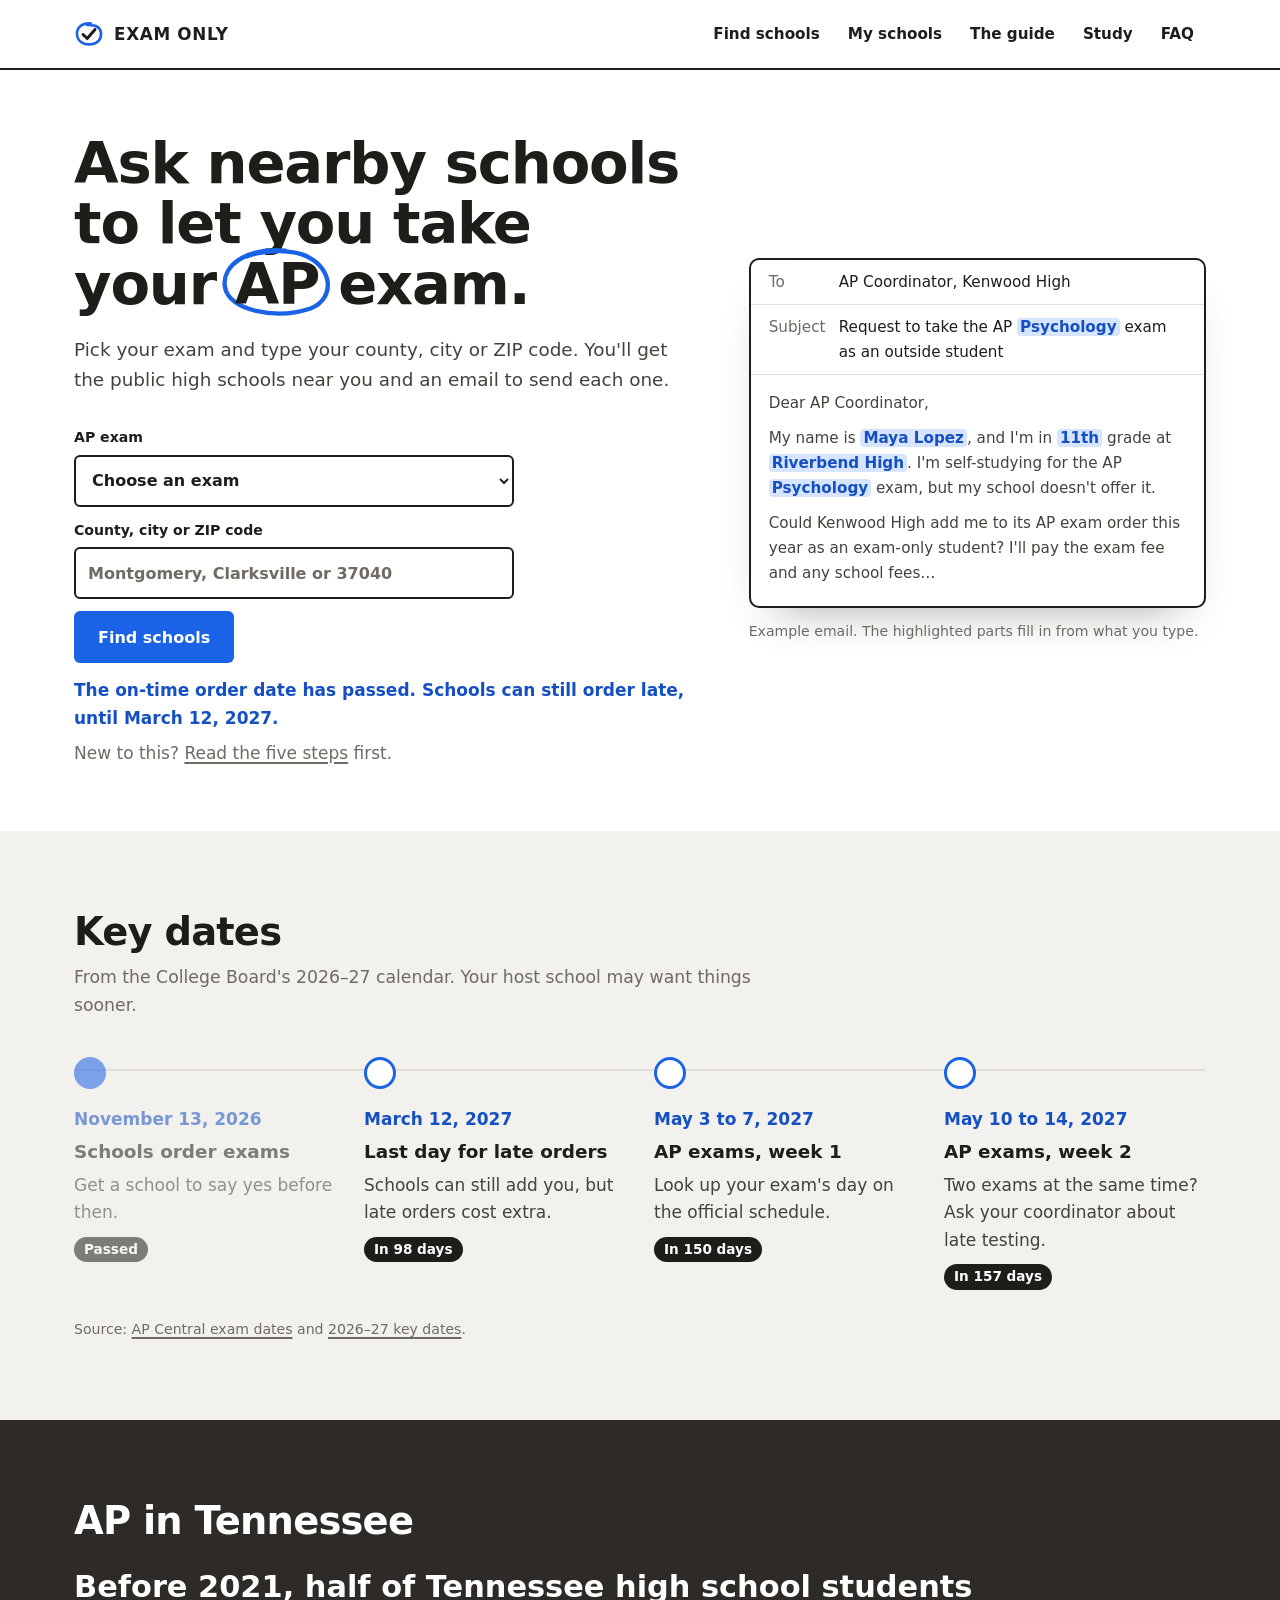
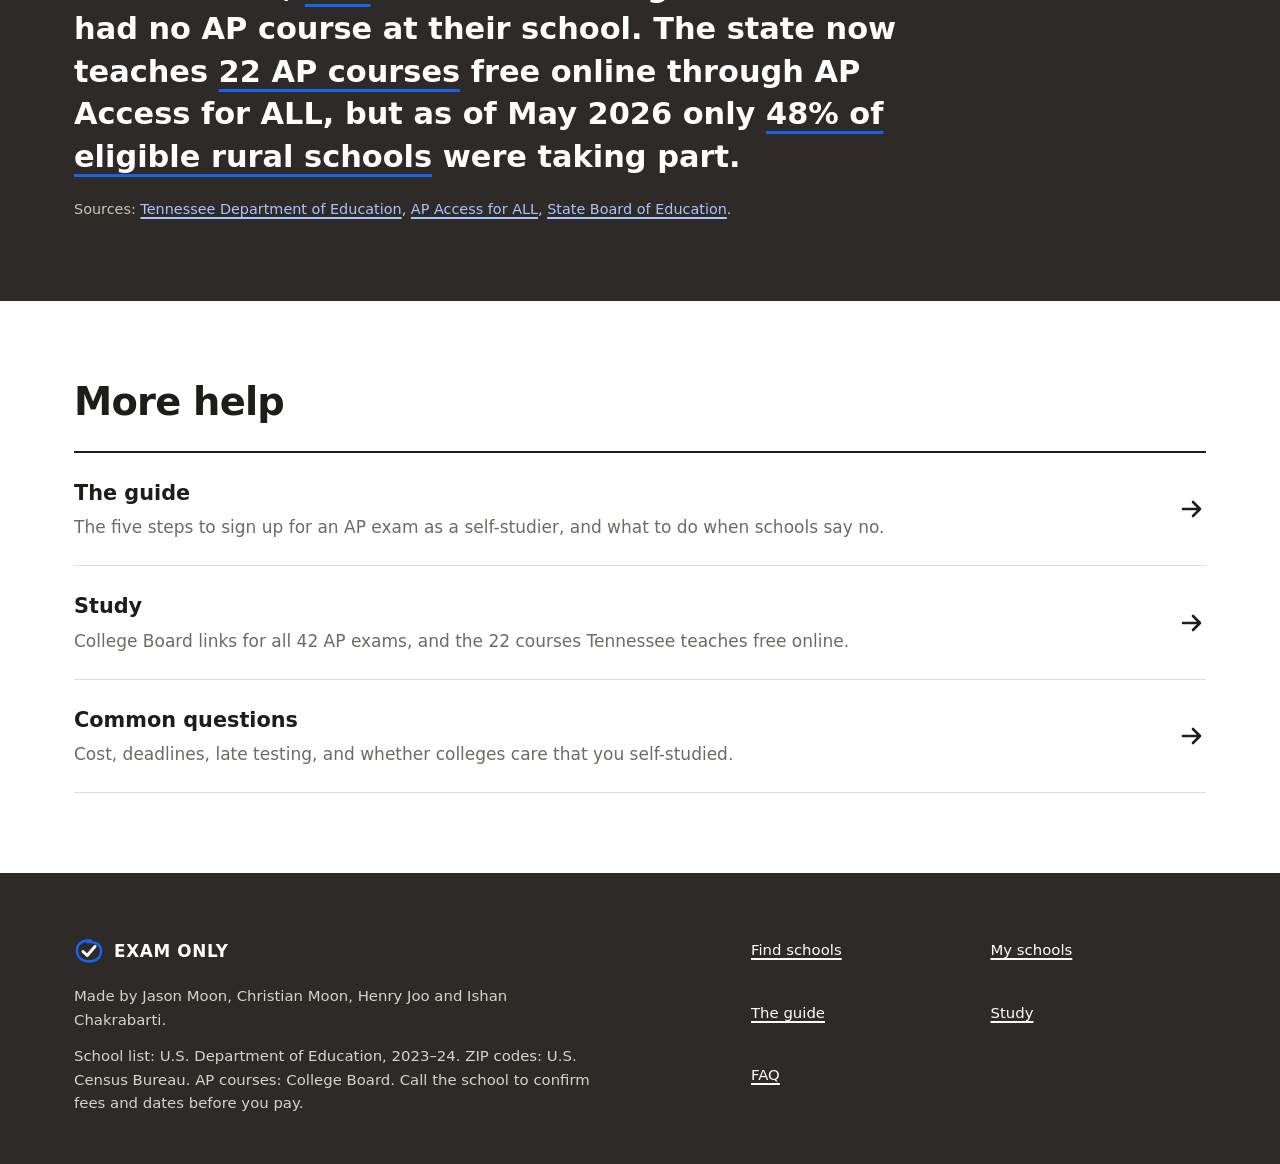
<file: index.html>
<!doctype html>
<html lang="en">
<head>
  <meta charset="utf-8">
  <meta name="viewport" content="width=device-width, initial-scale=1">
  <meta http-equiv="Content-Security-Policy" content="default-src 'self'; script-src 'self'; style-src 'self' https://fonts.googleapis.com; font-src https://fonts.gstatic.com; img-src 'self' data:; connect-src 'self'; object-src 'none'; base-uri 'self'; form-action 'self'">
  <meta name="referrer" content="no-referrer">
  <title>EXAM ONLY | Take your AP exam at another school</title>
  <meta name="description" content="Find Tennessee high schools that might let you take an AP exam your school doesn't offer, and email each one.">
  <link rel="preconnect" href="https://fonts.googleapis.com">
  <link rel="preconnect" href="https://fonts.gstatic.com" crossorigin>
  <link href="https://fonts.googleapis.com/css2?family=Archivo:wdth,wght@62..125,400..900&display=swap" rel="stylesheet">
  <link rel="stylesheet" href="style.css">
</head>
<body>
  <header id="site-nav"></header>

  <main>
    <section class="hero">
      <div class="wrap hero-grid">
        <div class="hero-main">
        <h1 class="display">Ask nearby schools to let you take your <span class="circled">AP</span> exam.</h1>
        <p class="hero-lede">Pick your exam and type your county, city or ZIP code. You'll get the public high schools near you and an email to send each one.</p>

        <form id="home-search" class="search hero-search" action="find.html" method="get">
          <label>
            AP exam
            <select id="exam-select" name="exam">
              <option value="">Choose an exam</option>
            </select>
          </label>
          <label>
            County, city or ZIP code
            <input id="place-input" name="place" type="text" list="county-list" placeholder="Montgomery, Clarksville or 37040" autocomplete="off">
          </label>
          <button class="btn btn-primary" type="submit">Find schools</button>
        </form>
        <datalist id="county-list"></datalist>
        <p id="form-error" class="form-error" role="alert"></p>
        <p class="deadline-line" id="deadline"></p>
        <p class="hero-aside">New to this? <a href="guide.html">Read the five steps</a> first.</p>
        </div>

        <figure class="email-sample">
          <div class="email-window">
            <p class="email-field"><span class="email-label">To</span><span>AP Coordinator, Kenwood High</span></p>
            <p class="email-field"><span class="email-label">Subject</span><span>Request to take the AP <mark>Psychology</mark> exam as an outside student</span></p>
            <div class="email-text">
              <p>Dear AP Coordinator,</p>
              <p>My name is <mark>Maya Lopez</mark>, and I'm in <mark>11th</mark> grade at <mark>Riverbend High</mark>. I'm self-studying for the AP <mark>Psychology</mark> exam, but my school doesn't offer it.</p>
              <p>Could Kenwood High add me to its AP exam order this year as an exam-only student? I'll pay the exam fee and any school fees&hellip;</p>
            </div>
          </div>
          <figcaption>Example email. The highlighted parts fill in from what you type.</figcaption>
        </figure>
      </div>
    </section>

    <section class="band band-mist">
      <div class="wrap">
        <h2 class="section-title">Key dates</h2>
        <p class="section-lede">From the College Board's 2026–27 calendar. Your host school may want things sooner.</p>
        <ol class="timeline" id="timeline">
          <li data-date="2026-11-13">
            <p class="when">November 13, 2026</p>
            <h3>Schools order exams</h3>
            <p>Get a school to say yes before then.</p>
            <p class="countdown-chip"></p>
          </li>
          <li data-date="2027-03-12">
            <p class="when">March 12, 2027</p>
            <h3>Last day for late orders</h3>
            <p>Schools can still add you, but late orders cost extra.</p>
            <p class="countdown-chip"></p>
          </li>
          <li data-date="2027-05-03">
            <p class="when">May 3 to 7, 2027</p>
            <h3>AP exams, week 1</h3>
            <p>Look up your exam's day on the official schedule.</p>
            <p class="countdown-chip"></p>
          </li>
          <li data-date="2027-05-10">
            <p class="when">May 10 to 14, 2027</p>
            <h3>AP exams, week 2</h3>
            <p>Two exams at the same time? Ask your coordinator about late testing.</p>
            <p class="countdown-chip"></p>
          </li>
        </ol>
        <p class="source-line">Source: <a href="https://apcentral.collegeboard.org/exam-administration-ordering-scores/exam-dates" target="_blank" rel="noopener">AP Central exam dates</a> and <a href="https://apcentral.collegeboard.org/about-ap/ap-coordinators/calendar-deadlines" target="_blank" rel="noopener">2026–27 key dates</a>.</p>
      </div>
    </section>

    <section class="band band-ink tn-band">
      <div class="wrap">
        <h2 class="section-title">AP in Tennessee</h2>
        <p class="tn-text">Before 2021, <strong>half</strong> of Tennessee high school students had no AP course at their school. The state now teaches <strong>22 AP courses</strong> free online through AP Access for ALL, but as of May 2026 only <strong>48% of eligible rural schools</strong> were taking part.</p>
        <p class="tn-sources">Sources: <a href="https://www.tn.gov/education/news/2023/9/27/ap-access-for-all-enters-third-year-of-supporting-thousands-of-tennessee-students.html" target="_blank" rel="noopener">Tennessee Department of Education</a>, <a href="https://tnapaccessforall.org/course-listing/" target="_blank" rel="noopener">AP Access for ALL</a>, <a href="https://www.tn.gov/content/dam/tn/stateboardofeducation/documents/2026-sbe-meetings/may-18%2c-2026-sbe-workshop/05-18-26%20AP%20Access%20for%20All.pdf" target="_blank" rel="noopener">State Board of Education</a>.</p>
      </div>
    </section>

    <section class="band">
      <div class="wrap">
        <h2 class="section-title">More help</h2>
        <div class="page-links">
          <a class="page-link" href="guide.html">
            <div><h3>The guide</h3><p>The five steps to sign up for an AP exam as a self-studier, and what to do when schools say no.</p></div>
            <svg viewBox="0 0 28 28" aria-hidden="true"><path d="M5 14h17M15 7l7 7-7 7" fill="none" stroke="currentColor" stroke-width="2.6" stroke-linecap="round" stroke-linejoin="round"/></svg>
          </a>
          <a class="page-link" href="study.html">
            <div><h3>Study</h3><p>College Board links for all 42 AP exams, and the 22 courses Tennessee teaches free online.</p></div>
            <svg viewBox="0 0 28 28" aria-hidden="true"><path d="M5 14h17M15 7l7 7-7 7" fill="none" stroke="currentColor" stroke-width="2.6" stroke-linecap="round" stroke-linejoin="round"/></svg>
          </a>
          <a class="page-link" href="faq.html">
            <div><h3>Common questions</h3><p>Cost, deadlines, late testing, and whether colleges care that you self-studied.</p></div>
            <svg viewBox="0 0 28 28" aria-hidden="true"><path d="M5 14h17M15 7l7 7-7 7" fill="none" stroke="currentColor" stroke-width="2.6" stroke-linecap="round" stroke-linejoin="round"/></svg>
          </a>
        </div>
      </div>
    </section>
  </main>

  <footer id="site-footer"></footer>

  <script src="data/schools.js"></script>
  <script src="js/site.js"></script>
  <script src="js/home.js"></script>
</body>
</html>
</file>
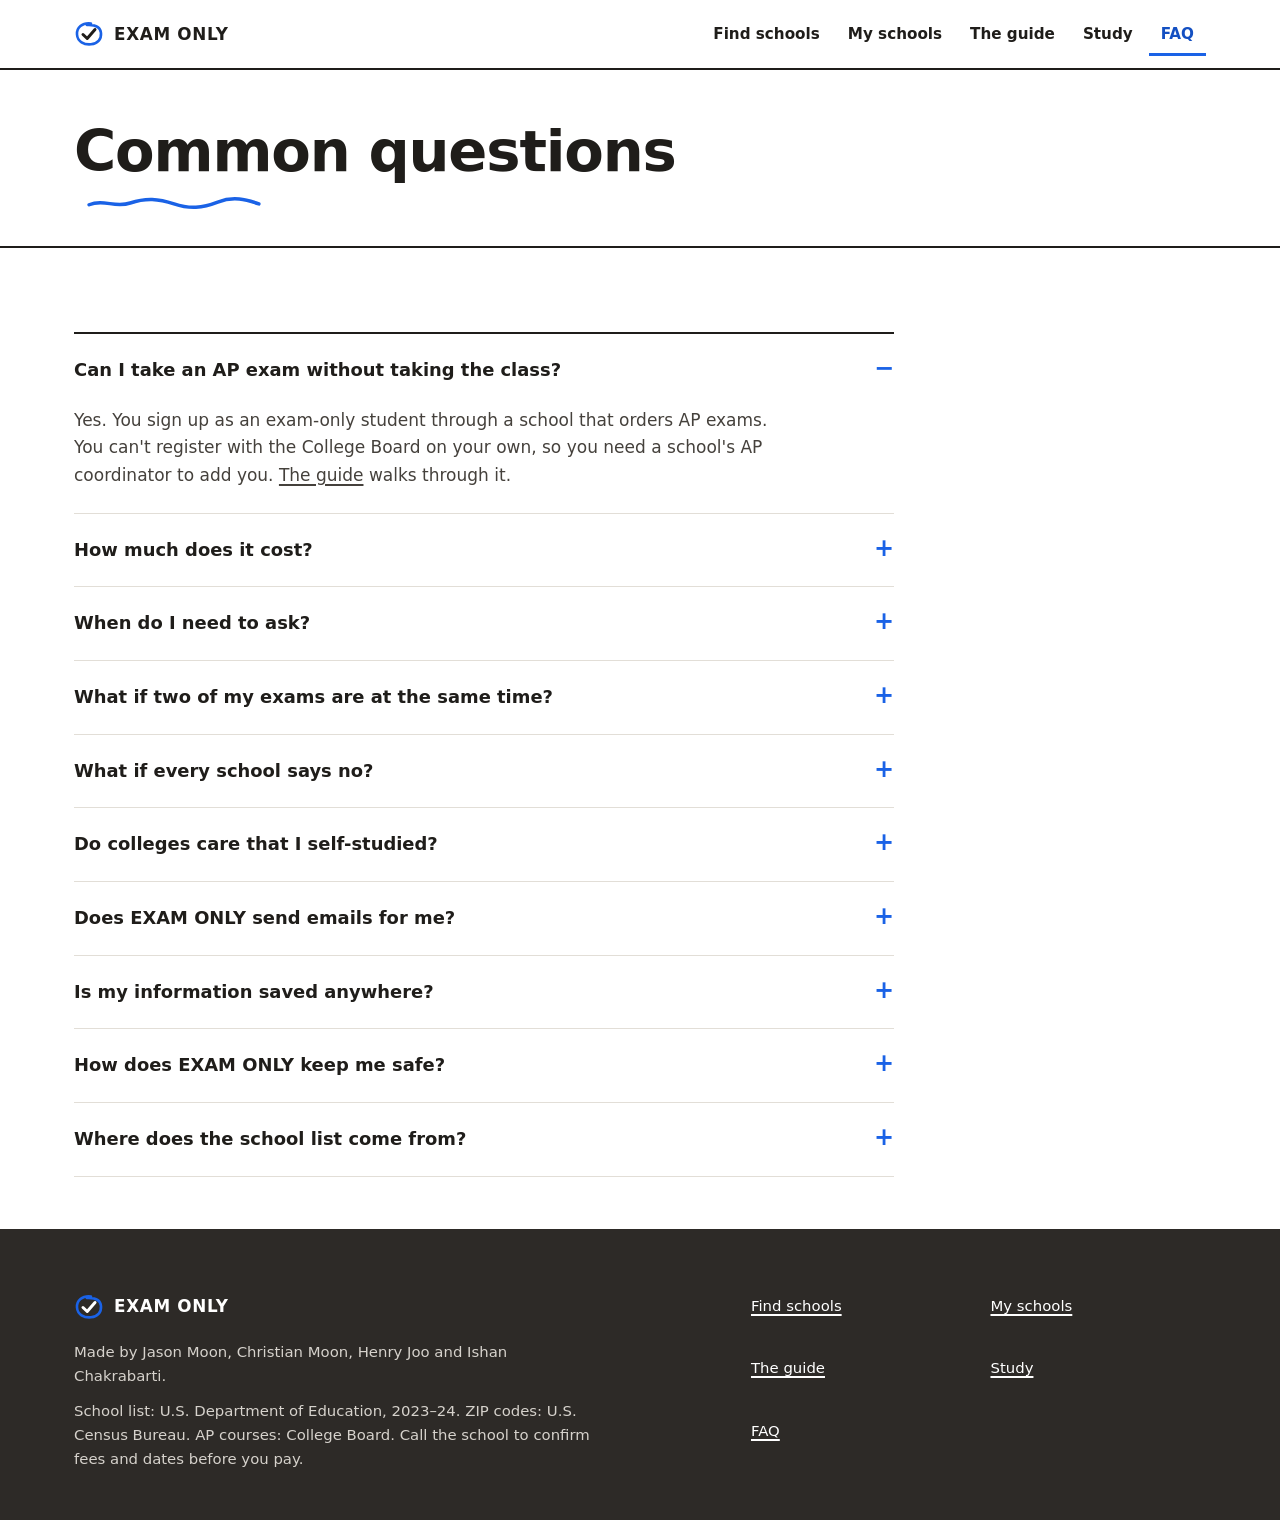
<file: faq.html>
<!doctype html>
<html lang="en">
<head>
  <meta charset="utf-8">
  <meta name="viewport" content="width=device-width, initial-scale=1">
  <meta http-equiv="Content-Security-Policy" content="default-src 'self'; script-src 'self'; style-src 'self' https://fonts.googleapis.com; font-src https://fonts.gstatic.com; img-src 'self' data:; connect-src 'self'; object-src 'none'; base-uri 'self'; form-action 'self'">
  <meta name="referrer" content="no-referrer">
  <title>FAQ | EXAM ONLY</title>
  <meta name="description" content="Answers about taking an AP exam without the class: cost, deadlines, late testing and more.">
  <link rel="preconnect" href="https://fonts.googleapis.com">
  <link rel="preconnect" href="https://fonts.gstatic.com" crossorigin>
  <link href="https://fonts.googleapis.com/css2?family=Archivo:wdth,wght@62..125,400..900&display=swap" rel="stylesheet">
  <link rel="stylesheet" href="style.css">
</head>
<body>
  <header id="site-nav"></header>

  <main>
    <section class="page-head">
      <div class="wrap">
        <h1 class="display">Common questions</h1>
      </div>
    </section>

    <section class="band-tight">
      <div class="wrap">
        <div class="faq reading faq-wide">
          <details open>
            <summary>Can I take an AP exam without taking the class?</summary>
            <div class="answer">
              <p>Yes. You sign up as an exam-only student through a school that orders AP exams. You can't register with the College Board on your own, so you need a school's AP coordinator to add you. <a href="guide.html">The guide</a> walks through it.</p>
            </div>
          </details>
          <details>
            <summary>How much does it cost?</summary>
            <div class="answer">
              <p>The College Board fee is $99 per exam in the U.S. for 2026–27. Some host schools add their own fee, and you usually pay the host school directly.</p>
              <p>If cost is a problem, ask your counselor about fee reductions, or take the class free through <a href="https://tnapaccessforall.org/" target="_blank" rel="noopener">AP Access for ALL</a>, which also covers the exam fee.</p>
            </div>
          </details>
          <details>
            <summary>When do I need to ask?</summary>
            <div class="answer">
              <p>As soon as you can. Schools order exams by November 13, 2026, and many want your payment before that. Schools can still order late, until March 12, 2027, but late orders cost extra.</p>
            </div>
          </details>
          <details>
            <summary>What if two of my exams are at the same time?</summary>
            <div class="answer">
              <p>You can still take both. Tell the AP coordinator when you register, and they'll arrange late testing for one of them.</p>
            </div>
          </details>
          <details>
            <summary>What if every school says no?</summary>
            <div class="answer">
              <p>Search by ZIP code to see schools farther away, try private and religious schools, and ask your district office who hosts AP testing. You can also call AP Services for Students at 888-225-5427. <a href="guide.html">The guide</a> has the full list.</p>
            </div>
          </details>
          <details>
            <summary>Do colleges care that I self-studied?</summary>
            <div class="answer">
              <p>Colleges see the same AP score whether you took the class or studied on your own. They don't penalize you for courses your school doesn't offer.</p>
            </div>
          </details>
          <details>
            <summary>Does EXAM ONLY send emails for me?</summary>
            <div class="answer">
              <p>No. It writes the email and opens it in your own email app, so you read it and send it yourself. Replies come straight to you.</p>
            </div>
          </details>
          <details>
            <summary>Is my information saved anywhere?</summary>
            <div class="answer">
              <p>Only on your own device. Your name, school and My schools list stay in your browser. We don't have a server, so we never see them.</p>
            </div>
          </details>
          <details>
            <summary>How does EXAM ONLY keep me safe?</summary>
            <div class="answer">
              <p>There are no accounts and no passwords. Everything you type stays in your own browser, and the site never sends it anywhere. Your emails go out from your own email account, so replies come straight to you.</p>
              <p>On a shared computer, use "Clear my info from this device" on the My schools page when you're done. And before you send any email, check the address, and never email a password, your Social Security number or card numbers.</p>
            </div>
          </details>
          <details>
            <summary>Where does the school list come from?</summary>
            <div class="answer">
              <p>From the U.S. Department of Education's list of every public school, for the 2023–24 school year. Private schools aren't listed yet. Phone numbers can change, so check the school's website before you call.</p>
            </div>
          </details>
        </div>
      </div>
    </section>
  </main>

  <footer id="site-footer"></footer>

  <script src="js/site.js"></script>
</body>
</html>
</file>
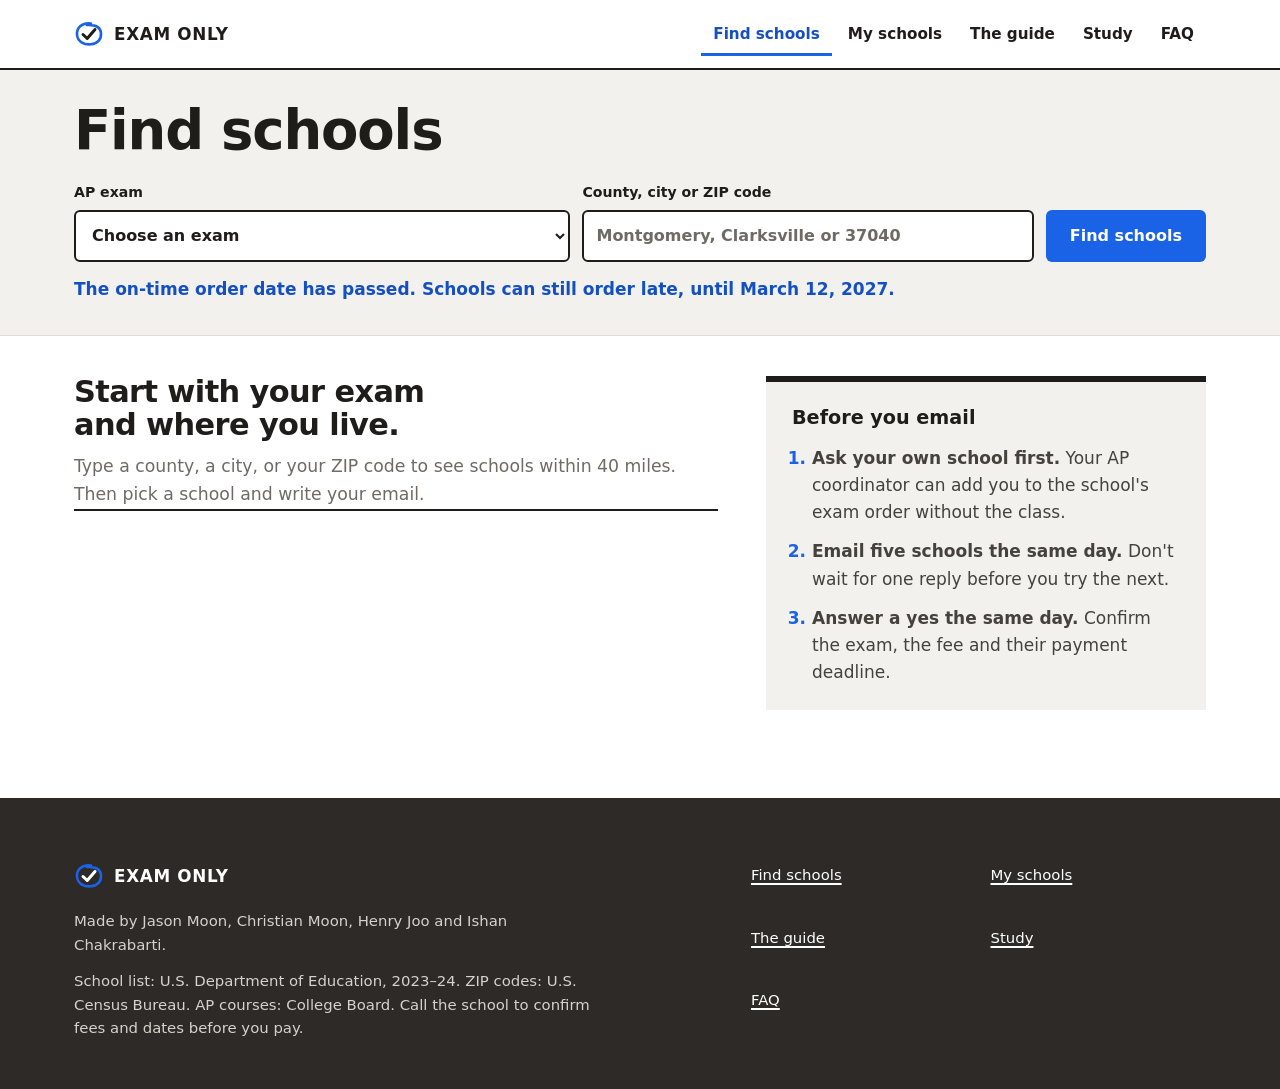
<file: find.html>
<!doctype html>
<html lang="en">
<head>
  <meta charset="utf-8">
  <meta name="viewport" content="width=device-width, initial-scale=1">
  <meta http-equiv="Content-Security-Policy" content="default-src 'self'; script-src 'self'; style-src 'self' https://fonts.googleapis.com; font-src https://fonts.gstatic.com; img-src 'self' data:; connect-src 'self'; object-src 'none'; base-uri 'self'; form-action 'self'">
  <meta name="referrer" content="no-referrer">
  <title>Find schools | EXAM ONLY</title>
  <meta name="description" content="Search Tennessee public high schools by county, city or ZIP code and email each one about taking your AP exam.">
  <link rel="preconnect" href="https://fonts.googleapis.com">
  <link rel="preconnect" href="https://fonts.gstatic.com" crossorigin>
  <link href="https://fonts.googleapis.com/css2?family=Archivo:wdth,wght@62..125,400..900&display=swap" rel="stylesheet">
  <link rel="stylesheet" href="style.css">
</head>
<body>
  <header id="site-nav"></header>

  <section class="finder-bar">
    <div class="wrap">
      <h1 class="display finder-title">Find schools</h1>
      <form id="search-form" class="search" action="find.html">
        <label>
          AP exam
          <select id="exam-select" name="exam">
            <option value="">Choose an exam</option>
          </select>
        </label>
        <label>
          County, city or ZIP code
          <input id="place-input" name="place" type="text" list="county-list" placeholder="Montgomery, Clarksville or 37040" autocomplete="off">
        </label>
        <button class="btn btn-primary" type="submit">Find schools</button>
      </form>
      <datalist id="county-list"></datalist>
      <p id="form-error" class="form-error" role="alert"></p>
      <p class="deadline-line" id="deadline"></p>
    </div>
  </section>

  <main class="wrap finder">

    <section aria-labelledby="results-title">
      <div id="start-state">
        <h2 class="section-title results-start">Start with your exam and where you live.</h2>
        <p class="section-lede">Type a county, a city, or your ZIP code to see schools within 40 miles. Then pick a school and write your email.</p>
      </div>

      <div id="results-head" class="results-head" hidden>
        <h2 id="results-title" aria-live="polite"></h2>
        <p id="results-sub" class="results-sub"></p>
      </div>

      <ul id="school-list" class="school-list"></ul>

      <section id="study" class="study-strip" hidden aria-labelledby="study-title">
        <h3 id="study-title"></h3>
        <div id="study-links" class="study-links"></div>
        <p id="study-free" class="study-free" hidden></p>
        <p class="study-tip">Once a school adds you to its exam order, ask the AP coordinator for your class join code. It unlocks AP Classroom practice questions and AP Daily videos.</p>
      </section>
    </section>

    <div id="sheet-backdrop" class="sheet-backdrop" hidden></div>

    <aside id="email-panel" class="email-panel" aria-labelledby="panel-title">
      <div id="panel-tips" class="panel-tips">
        <h2>Before you email</h2>
        <ol>
          <li><strong>Ask your own school first.</strong> Your AP coordinator can add you to the school's exam order without the class.</li>
          <li><strong>Email five schools the same day.</strong> Don't wait for one reply before you try the next.</li>
          <li><strong>Answer a yes the same day.</strong> Confirm the exam, the fee and their payment deadline.</li>
        </ol>
      </div>

      <div id="composer" class="composer" hidden>
        <div class="composer-head">
          <h2 id="panel-title">Email to <span id="picked-school"></span></h2>
          <button id="close-panel" class="close-btn" type="button" aria-label="Close email">
            <svg viewBox="0 0 20 20" aria-hidden="true"><path d="M4 4l12 12M16 4L4 16" stroke="currentColor" stroke-width="2.6" stroke-linecap="round"/></svg>
          </button>
        </div>

        <div class="composer-body">
          <fieldset class="composer-step">
            <legend>Who are you writing to?</legend>
            <label>
              Their role
              <select id="contact-select"></select>
            </label>
            <div class="pair">
              <label>
                Their name, if you know it
                <input id="to-name" type="text" placeholder="Ms. Carter" autocomplete="off">
              </label>
              <label>
                Their email
                <input id="to-email" type="email" placeholder="name@school.org" autocomplete="off">
              </label>
            </div>
            <p class="find-person" id="find-person"></p>
            <details class="help">
              <summary>No name on the website? Call and say this</summary>
              <p id="call-script" class="call-script"></p>
              <p class="help-note">If they ask about cost: the College Board fee is $99 per exam in 2026–27, and some schools add their own fee.</p>
            </details>
          </fieldset>

          <fieldset class="composer-step">
            <legend>About you</legend>
            <div class="me">
              <label>
                Your name
                <input id="name-input" type="text" placeholder="First and last name" autocomplete="name">
              </label>
              <label>
                Grade
                <select id="grade-input">
                  <option value="">Choose</option>
                  <option>9th</option>
                  <option>10th</option>
                  <option>11th</option>
                  <option>12th</option>
                </select>
              </label>
              <label class="full">
                Your school
                <input id="myschool-input" type="text" placeholder="School name">
              </label>
            </div>
          </fieldset>

          <fieldset class="composer-step">
            <legend>Your email</legend>
            <label>
              Subject
              <input id="subject-preview" type="text">
            </label>
            <label>
              Message (edit anything before you send it)
              <textarea id="email-preview" rows="12"></textarea>
            </label>
          </fieldset>
          <p class="school-account">Using a school Google account? It may block email to other schools. If your email bounces, send it from a personal account.</p>
          <p class="safety-tip"><strong>Pause before you send.</strong> Check that the address ends in the school's real web address. Never email a password, your Social Security number or card numbers. Pay any fee only the way the school's official office tells you to.</p>
        </div>

        <div class="composer-actions">
          <div id="sent-check" class="sent-check" hidden>
            <p>Did you send it?</p>
            <div class="sent-buttons">
              <button id="sent-yes" class="btn btn-primary btn-small" type="button">Yes, mark as sent</button>
              <button id="sent-no" class="btn btn-line btn-small" type="button">Not yet</button>
            </div>
          </div>
          <div class="email-actions">
            <button id="email-button" class="btn btn-primary" type="button">Open in my email</button>
            <button id="copy-subject" class="btn btn-line" type="button">Copy subject</button>
            <button id="copy-button" class="btn btn-line" type="button">Copy message</button>
          </div>
          <p id="email-note" class="note" role="status"></p>
        </div>
      </div>
    </aside>

  </main>

  <footer id="site-footer"></footer>

  <script src="data/schools.js"></script>
  <script src="data/zips.js"></script>
  <script src="data/resources.js"></script>
  <script src="data/email-template.js"></script>
  <script src="js/site.js"></script>
  <script src="js/find.js"></script>
</body>
</html>
</file>
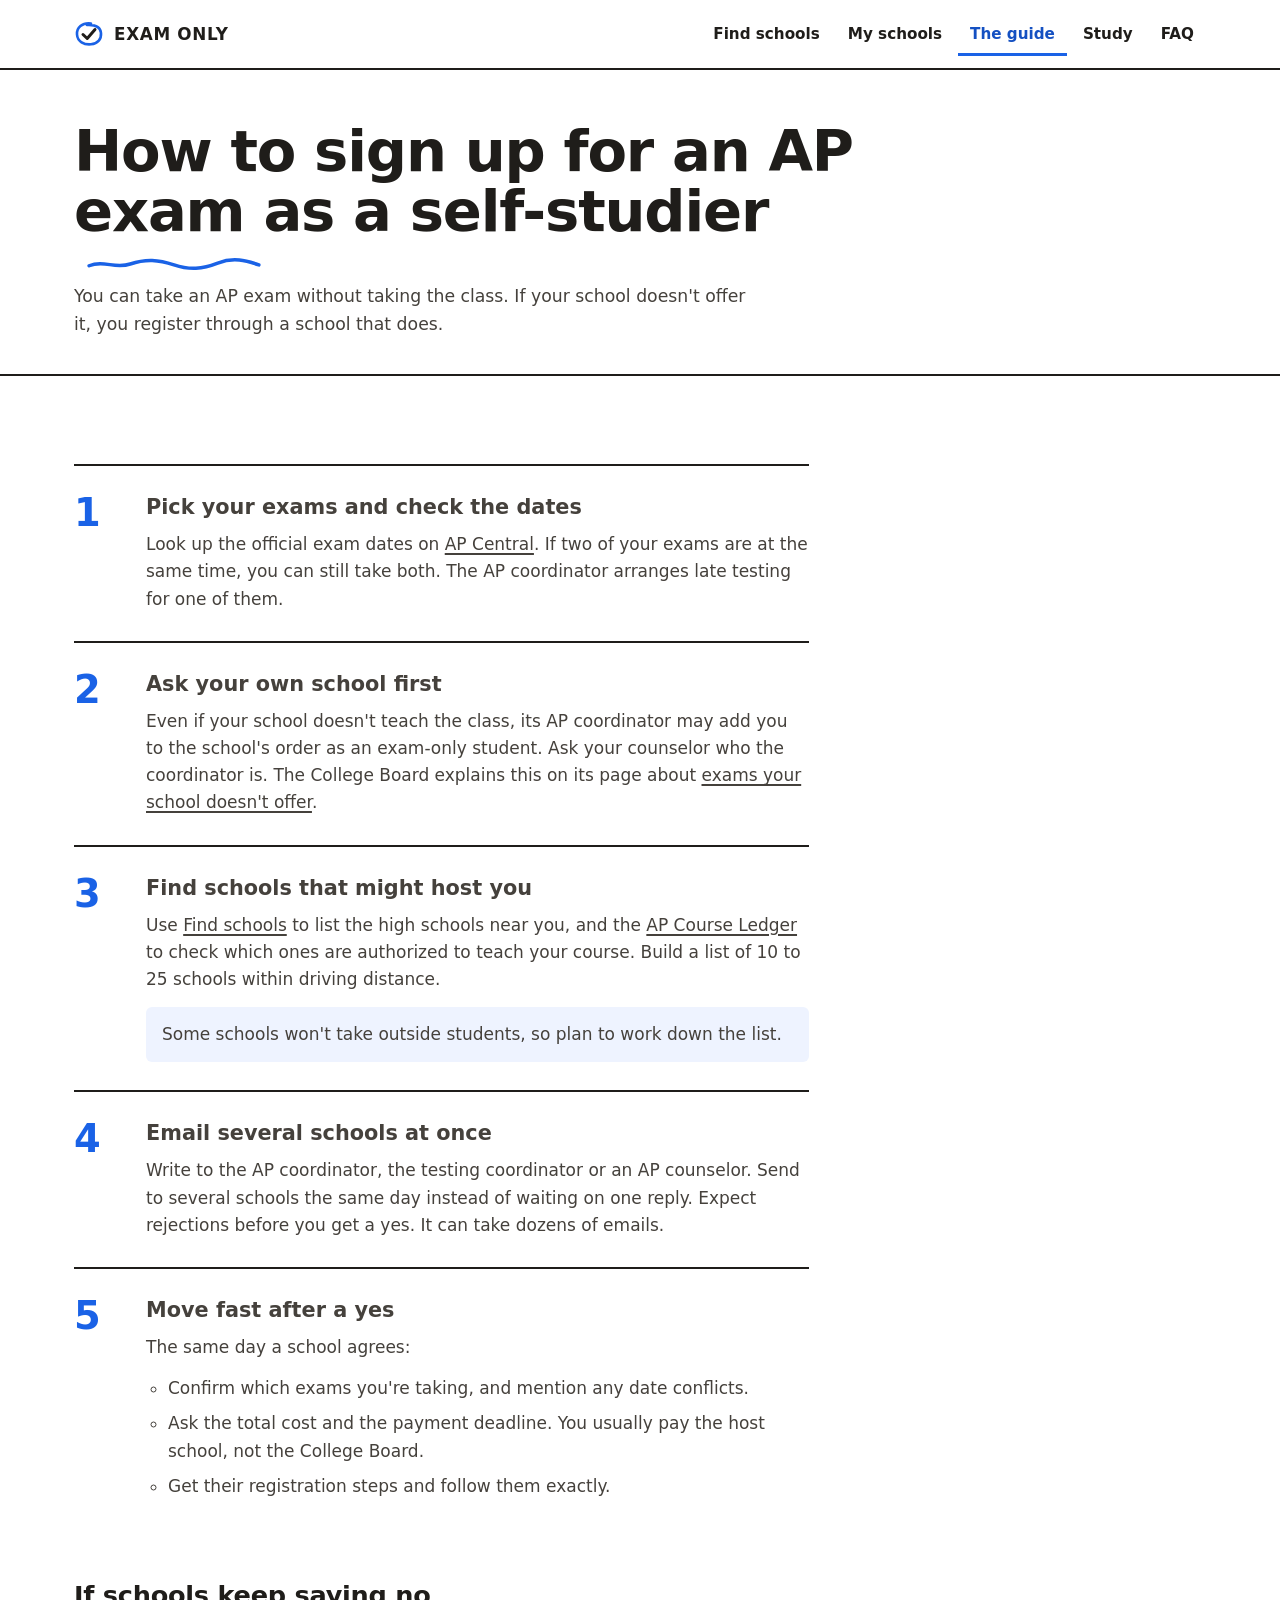
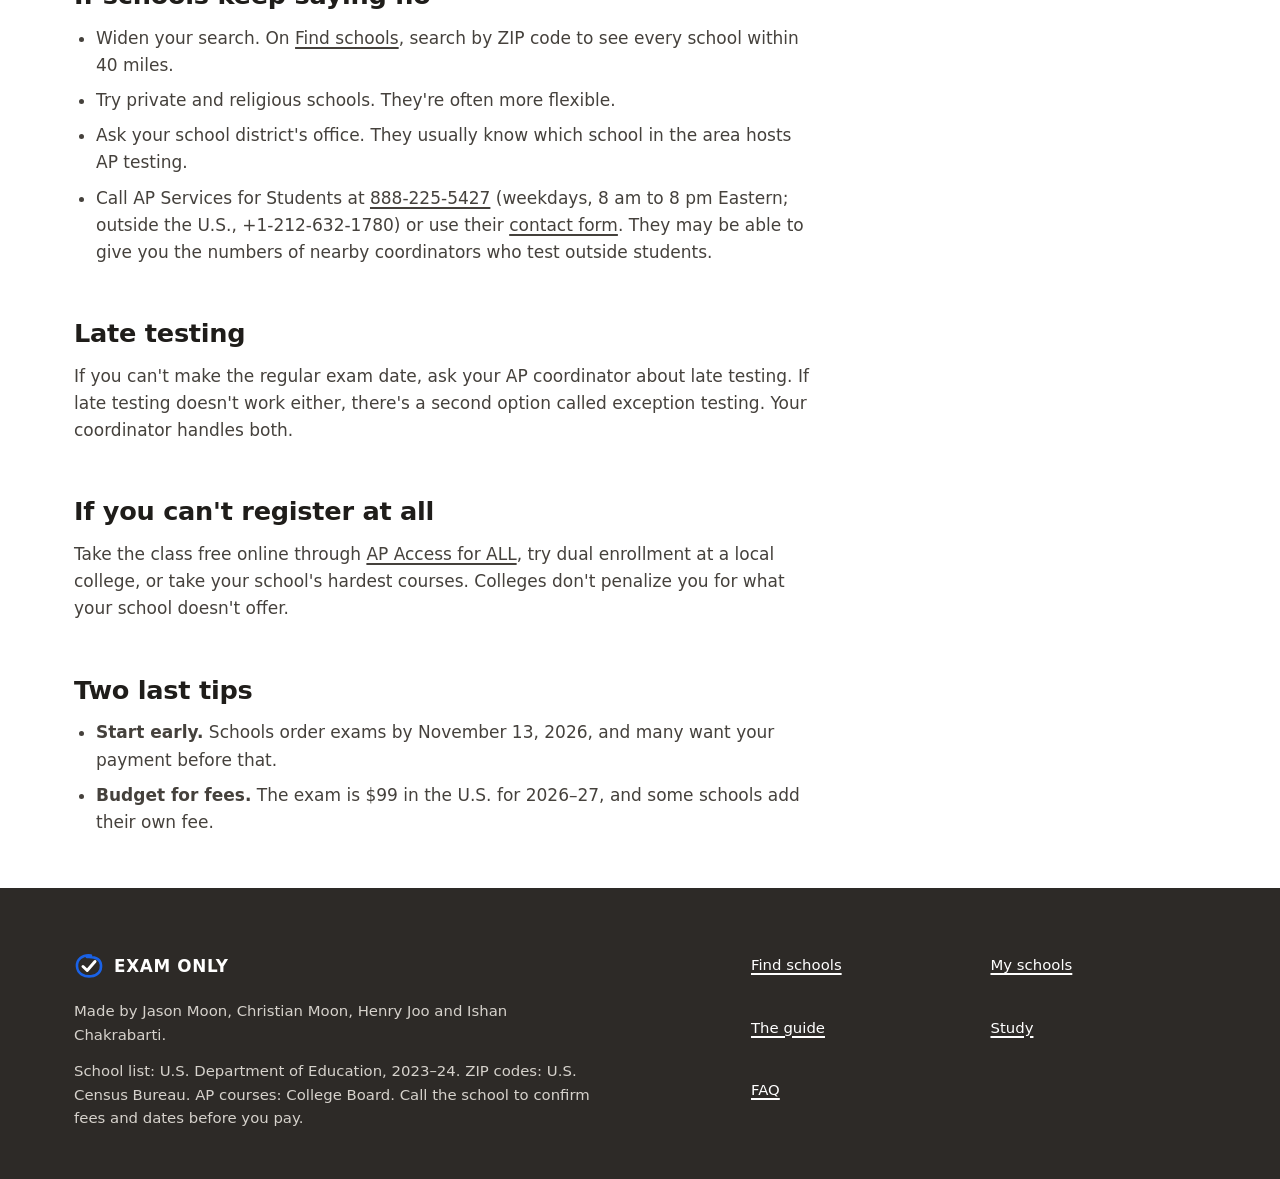
<file: guide.html>
<!doctype html>
<html lang="en">
<head>
  <meta charset="utf-8">
  <meta name="viewport" content="width=device-width, initial-scale=1">
  <meta http-equiv="Content-Security-Policy" content="default-src 'self'; script-src 'self'; style-src 'self' https://fonts.googleapis.com; font-src https://fonts.gstatic.com; img-src 'self' data:; connect-src 'self'; object-src 'none'; base-uri 'self'; form-action 'self'">
  <meta name="referrer" content="no-referrer">
  <title>The guide | EXAM ONLY</title>
  <meta name="description" content="How to sign up for an AP exam as a self-studier when your school doesn't offer the class, in five steps.">
  <link rel="preconnect" href="https://fonts.googleapis.com">
  <link rel="preconnect" href="https://fonts.gstatic.com" crossorigin>
  <link href="https://fonts.googleapis.com/css2?family=Archivo:wdth,wght@62..125,400..900&display=swap" rel="stylesheet">
  <link rel="stylesheet" href="style.css">
</head>
<body>
  <header id="site-nav"></header>

  <main>
    <section class="page-head">
      <div class="wrap">
        <h1 class="display">How to sign up for an AP exam as a self-studier</h1>
        <p class="section-lede">You can take an AP exam without taking the class. If your school doesn't offer it, you register through a school that does.</p>
      </div>
    </section>

    <section class="band-tight">
      <div class="wrap reading">
        <ol class="guide-steps">
          <li>
            <div>
              <h2>Pick your exams and check the dates</h2>
              <p>Look up the official exam dates on <a href="https://apcentral.collegeboard.org/exam-administration-ordering-scores/exam-dates" target="_blank" rel="noopener">AP Central</a>. If two of your exams are at the same time, you can still take both. The AP coordinator arranges late testing for one of them.</p>
            </div>
          </li>
          <li>
            <div>
              <h2>Ask your own school first</h2>
              <p>Even if your school doesn't teach the class, its AP coordinator may add you to the school's order as an exam-only student. Ask your counselor who the coordinator is. The College Board explains this on its page about <a href="https://apstudents.collegeboard.org/help-center/ap-exam-i-want-take-isnt-offered-my-school-what-should-i-do" target="_blank" rel="noopener">exams your school doesn't offer</a>.</p>
            </div>
          </li>
          <li>
            <div>
              <h2>Find schools that might host you</h2>
              <p>Use <a href="find.html">Find schools</a> to list the high schools near you, and the <a href="https://apcourseaudit.inflexion.org/ledger/" target="_blank" rel="noopener">AP Course Ledger</a> to check which ones are authorized to teach your course. Build a list of 10 to 25 schools within driving distance.</p>
              <p class="aside-note">Some schools won't take outside students, so plan to work down the list.</p>
            </div>
          </li>
          <li>
            <div>
              <h2>Email several schools at once</h2>
              <p>Write to the AP coordinator, the testing coordinator or an AP counselor. Send to several schools the same day instead of waiting on one reply. Expect rejections before you get a yes. It can take dozens of emails.</p>
            </div>
          </li>
          <li>
            <div>
              <h2>Move fast after a yes</h2>
              <p>The same day a school agrees:</p>
              <ul>
                <li>Confirm which exams you're taking, and mention any date conflicts.</li>
                <li>Ask the total cost and the payment deadline. You usually pay the host school, not the College Board.</li>
                <li>Get their registration steps and follow them exactly.</li>
              </ul>
            </div>
          </li>
        </ol>

        <h2>If schools keep saying no</h2>
        <ul>
          <li>Widen your search. On <a href="find.html">Find schools</a>, search by ZIP code to see every school within 40 miles.</li>
          <li>Try private and religious schools. They're often more flexible.</li>
          <li>Ask your school district's office. They usually know which school in the area hosts AP testing.</li>
          <li>Call AP Services for Students at <a href="tel:18882255427">888-225-5427</a> (weekdays, 8 am to 8 pm Eastern; outside the U.S., +1-212-632-1780) or use their <a href="https://cb.org/apstudentcontact" target="_blank" rel="noopener">contact form</a>. They may be able to give you the numbers of nearby coordinators who test outside students.</li>
        </ul>

        <h2>Late testing</h2>
        <p>If you can't make the regular exam date, ask your AP coordinator about late testing. If late testing doesn't work either, there's a second option called exception testing. Your coordinator handles both.</p>

        <h2>If you can't register at all</h2>
        <p>Take the class free online through <a href="https://tnapaccessforall.org/" target="_blank" rel="noopener">AP Access for ALL</a>, try dual enrollment at a local college, or take your school's hardest courses. Colleges don't penalize you for what your school doesn't offer.</p>

        <h2>Two last tips</h2>
        <ul>
          <li><strong>Start early.</strong> Schools order exams by November 13, 2026, and many want your payment before that.</li>
          <li><strong>Budget for fees.</strong> The exam is $99 in the U.S. for 2026–27, and some schools add their own fee.</li>
        </ul>
      </div>
    </section>
  </main>

  <footer id="site-footer"></footer>

  <script src="js/site.js"></script>
</body>
</html>
</file>
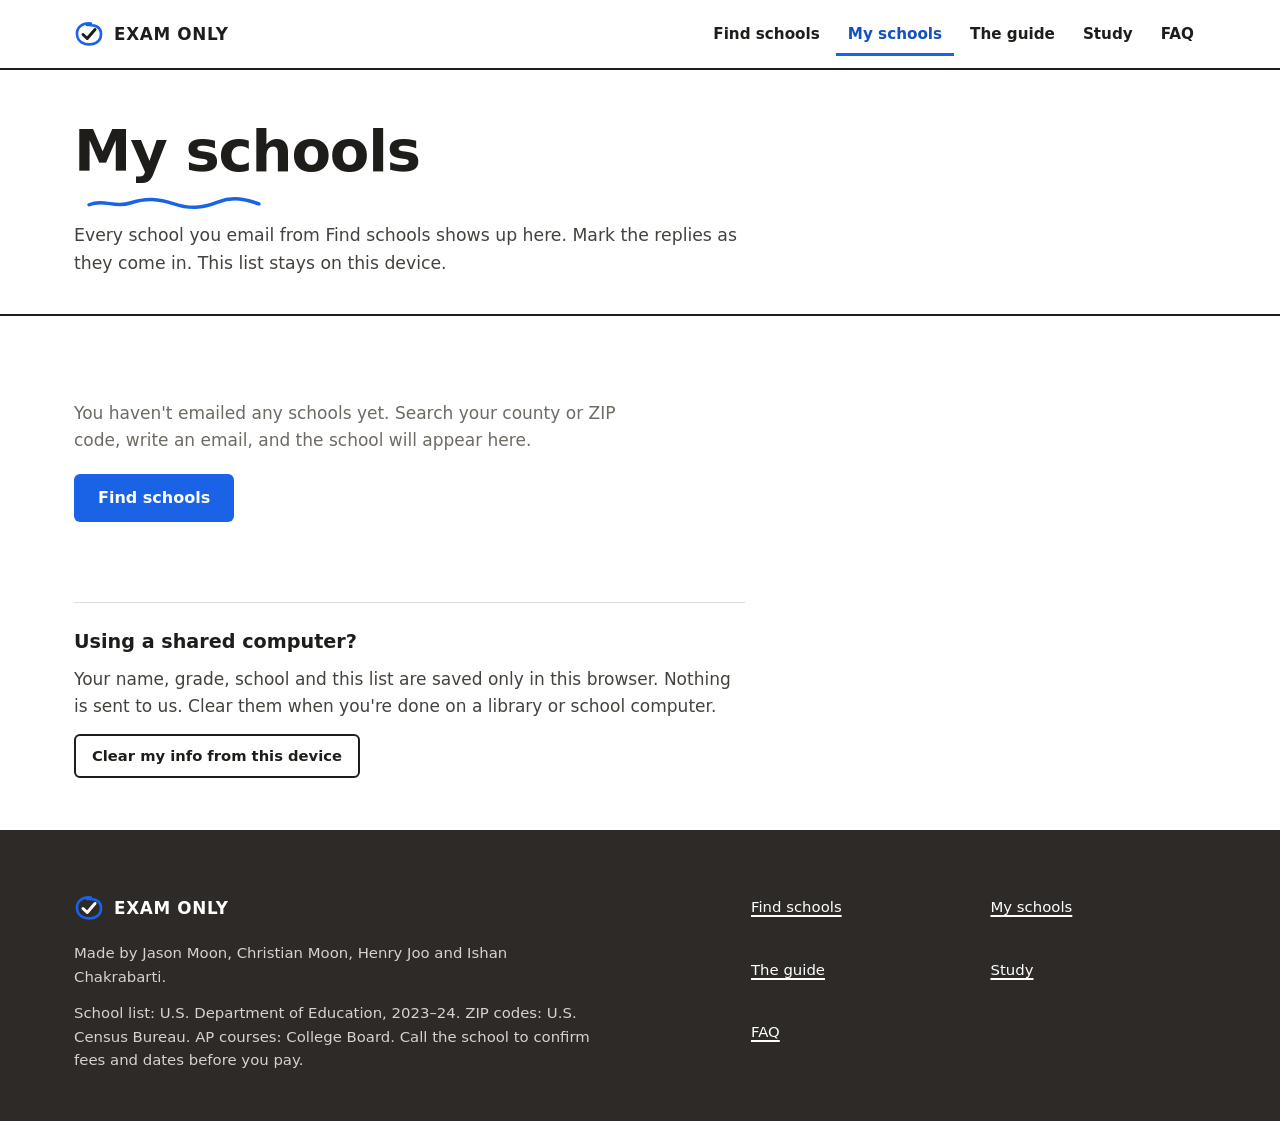
<file: my-schools.html>
<!doctype html>
<html lang="en">
<head>
  <meta charset="utf-8">
  <meta name="viewport" content="width=device-width, initial-scale=1">
  <meta http-equiv="Content-Security-Policy" content="default-src 'self'; script-src 'self'; style-src 'self' https://fonts.googleapis.com; font-src https://fonts.gstatic.com; img-src 'self' data:; connect-src 'self'; object-src 'none'; base-uri 'self'; form-action 'self'">
  <meta name="referrer" content="no-referrer">
  <title>My schools | EXAM ONLY</title>
  <meta name="description" content="Track every school you've emailed about your AP exam, and follow up on the ones that haven't replied.">
  <link rel="preconnect" href="https://fonts.googleapis.com">
  <link rel="preconnect" href="https://fonts.gstatic.com" crossorigin>
  <link href="https://fonts.googleapis.com/css2?family=Archivo:wdth,wght@62..125,400..900&display=swap" rel="stylesheet">
  <link rel="stylesheet" href="style.css">
</head>
<body>
  <header id="site-nav"></header>

  <main>
    <section class="page-head">
      <div class="wrap">
        <h1 class="display">My schools</h1>
        <p class="section-lede">Every school you email from Find schools shows up here. Mark the replies as they come in. This list stays on this device.</p>
      </div>
    </section>

    <section class="band-tight">
      <div class="wrap">
        <p id="summary" class="summary"></p>
        <p id="undo-bar" class="undo-bar" role="status" hidden></p>

        <div id="empty-tracker" class="empty-tracker" hidden>
          <p>You haven't emailed any schools yet. Search your county or ZIP code, write an email, and the school will appear here.</p>
          <a class="btn btn-primary" href="find.html">Find schools</a>
        </div>

        <div id="tracker" class="tracker"></div>

        <section class="privacy-box" aria-labelledby="privacy-title">
          <h2 id="privacy-title">Using a shared computer?</h2>
          <p>Your name, grade, school and this list are saved only in this browser. Nothing is sent to us. Clear them when you're done on a library or school computer.</p>
          <button id="clear-info" class="btn btn-line btn-small" type="button">Clear my info from this device</button>
          <p id="clear-note" class="note" role="status"></p>
        </section>
      </div>
    </section>
  </main>

  <footer id="site-footer"></footer>

  <script src="data/email-template.js"></script>
  <script src="js/site.js"></script>
  <script src="js/tracker.js"></script>
</body>
</html>
</file>
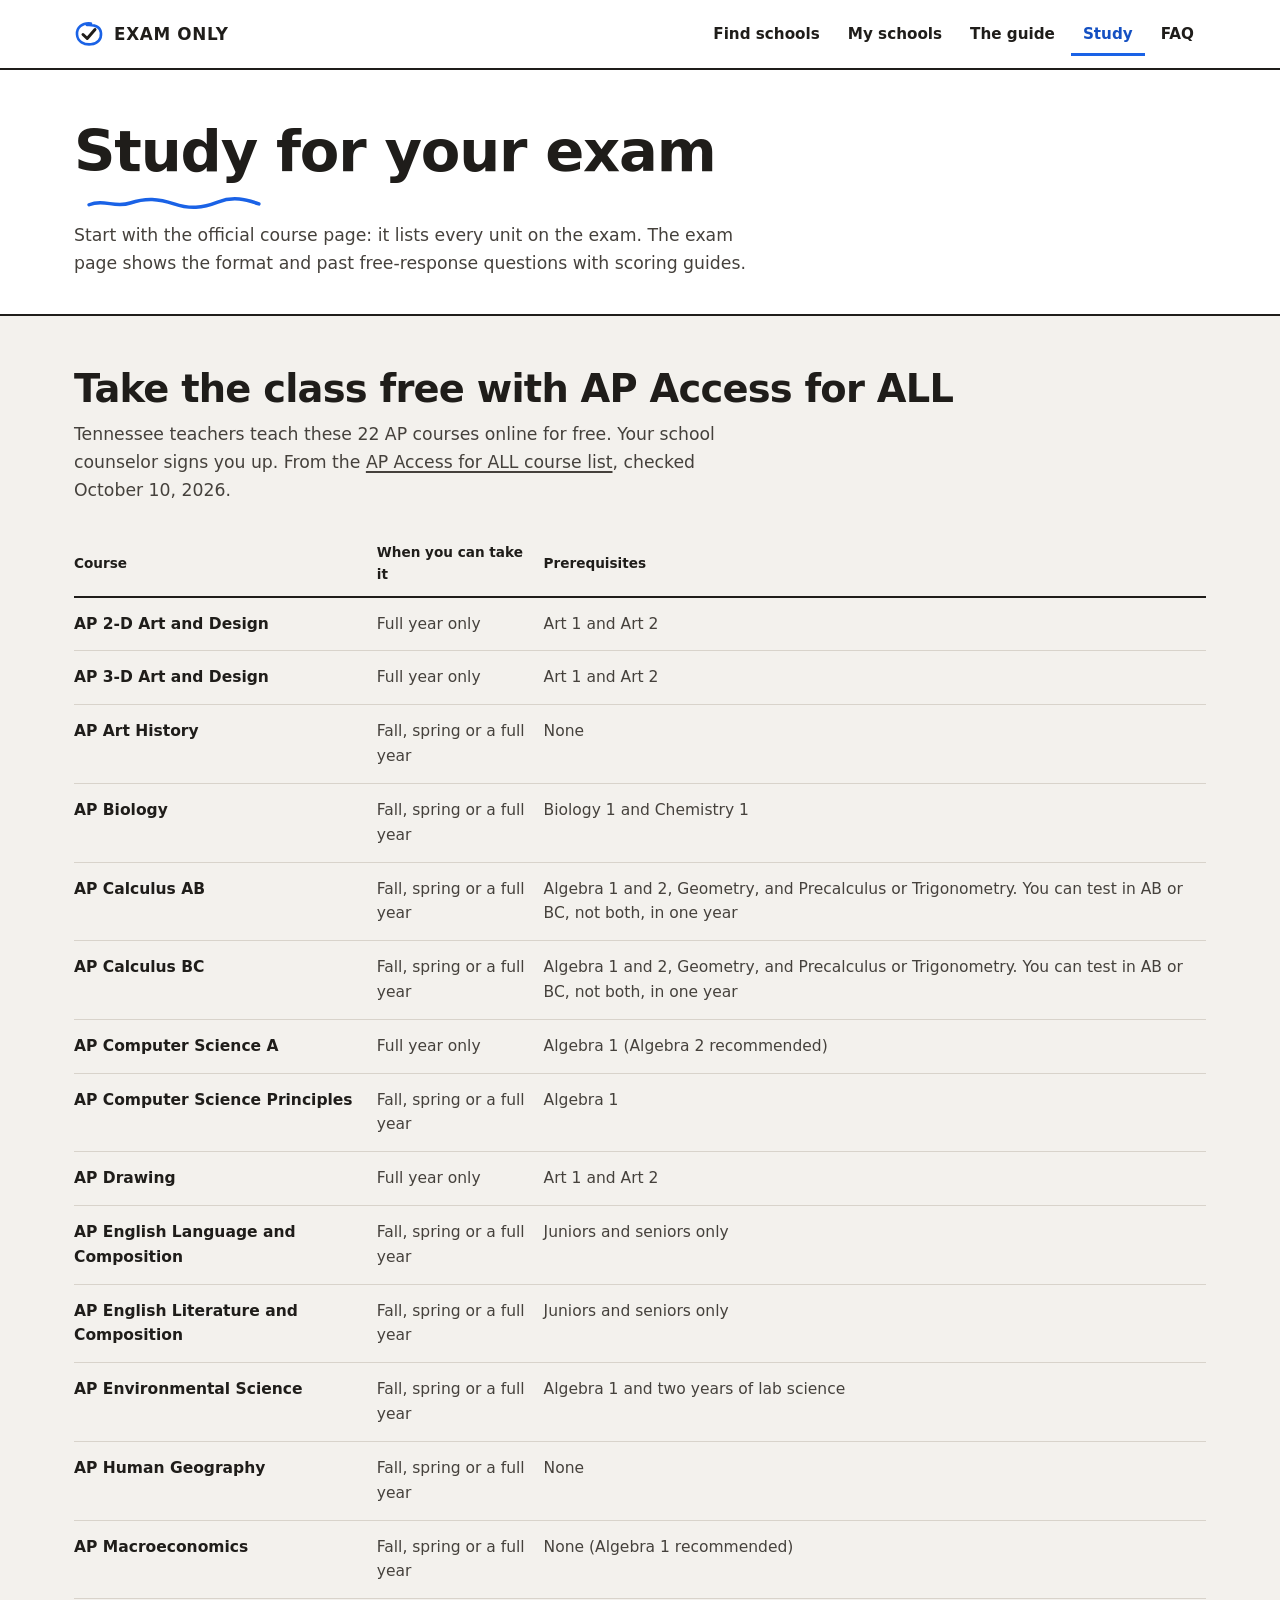
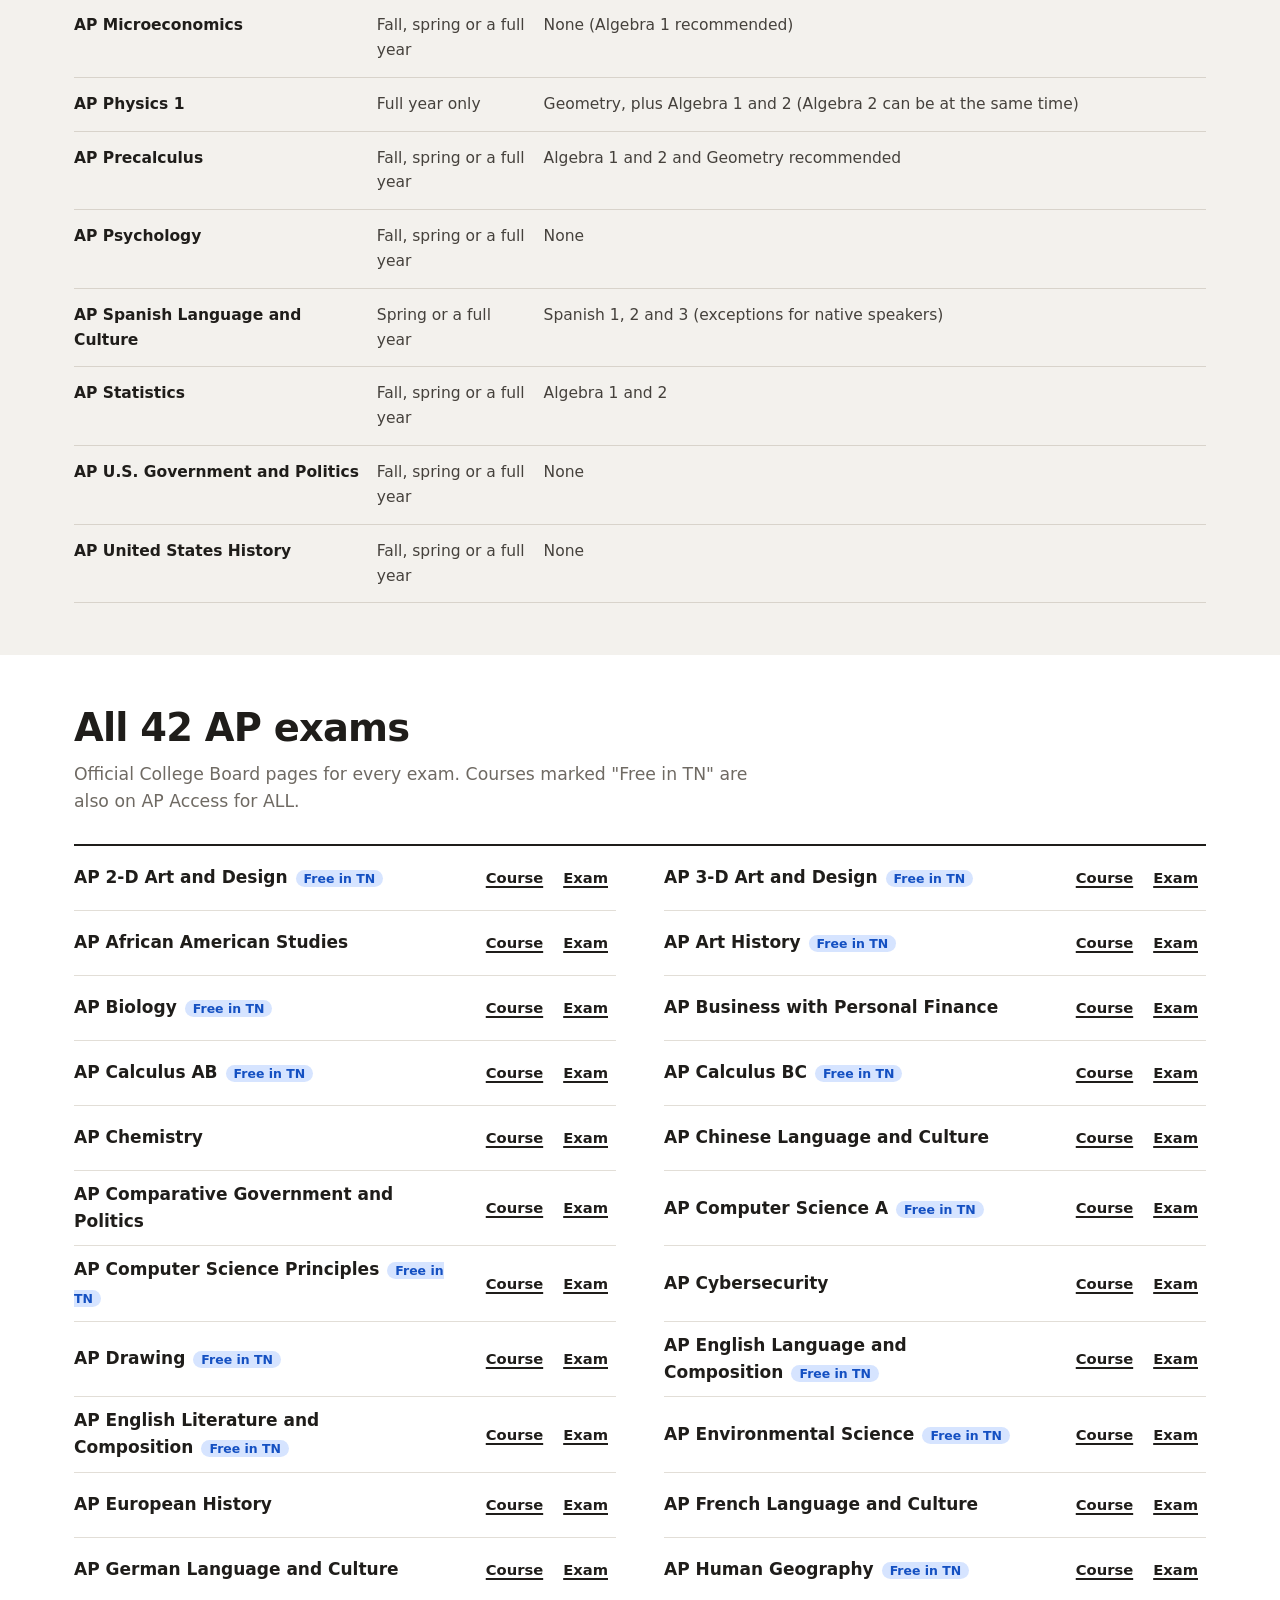
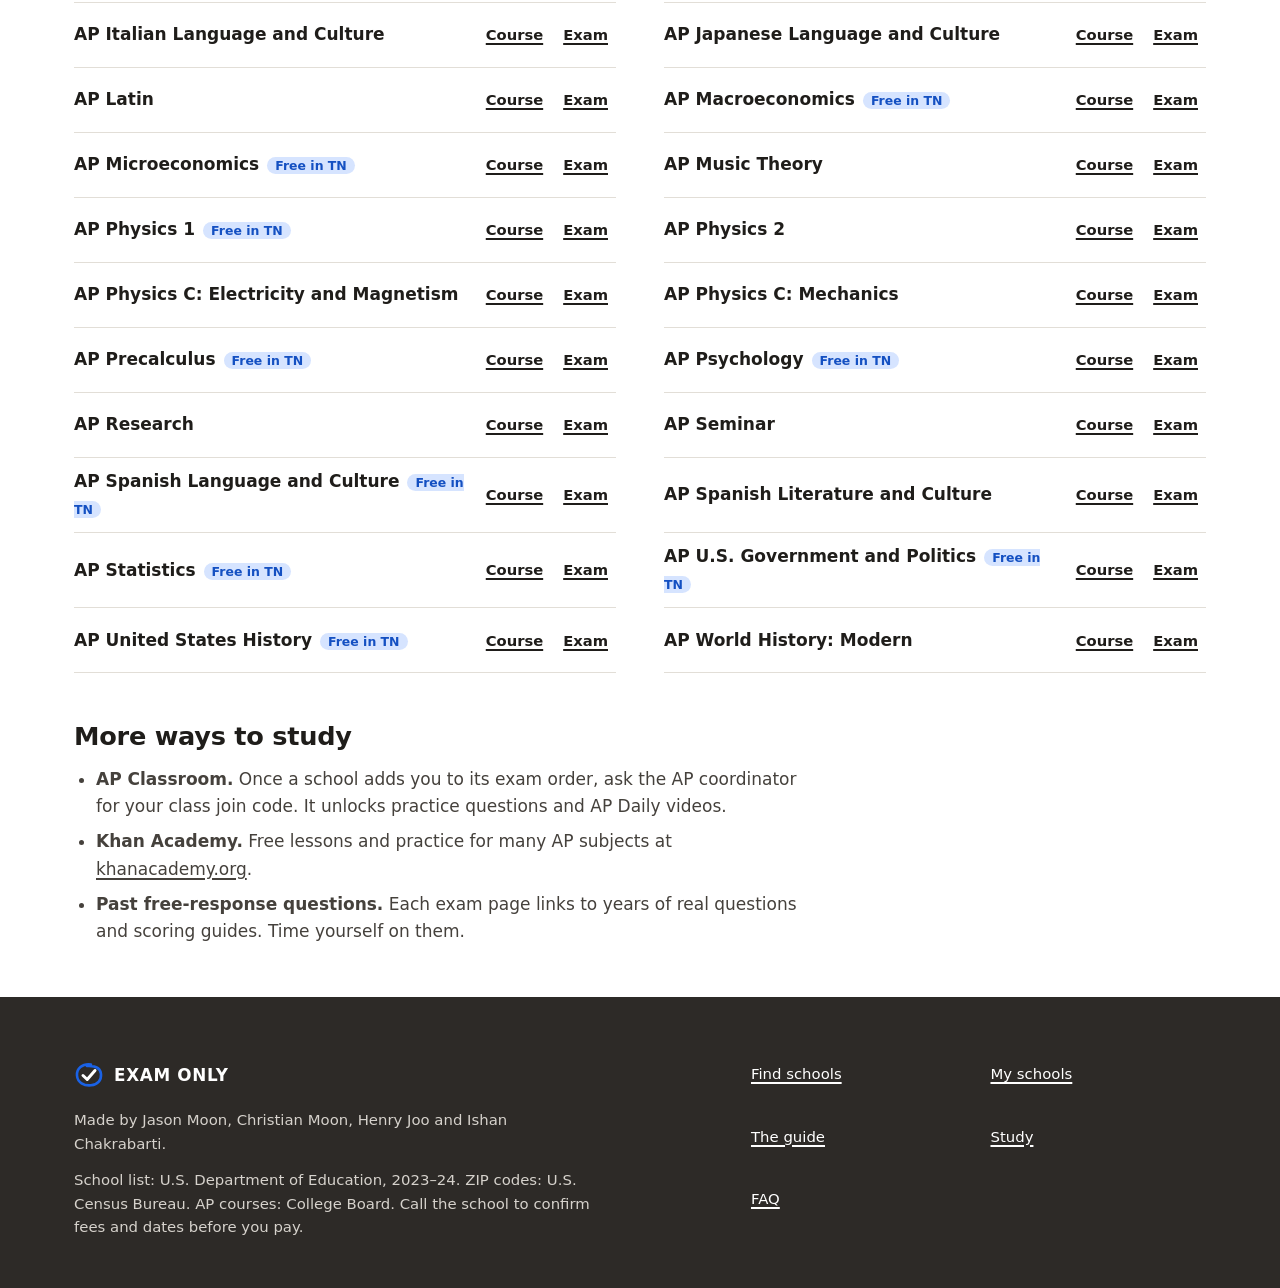
<file: study.html>
<!doctype html>
<html lang="en">
<head>
  <meta charset="utf-8">
  <meta name="viewport" content="width=device-width, initial-scale=1">
  <meta http-equiv="Content-Security-Policy" content="default-src 'self'; script-src 'self'; style-src 'self' https://fonts.googleapis.com; font-src https://fonts.gstatic.com; img-src 'self' data:; connect-src 'self'; object-src 'none'; base-uri 'self'; form-action 'self'">
  <meta name="referrer" content="no-referrer">
  <title>Study | EXAM ONLY</title>
  <meta name="description" content="Official College Board links for all 42 AP exams, and the 22 AP courses Tennessee teaches free online through AP Access for ALL.">
  <link rel="preconnect" href="https://fonts.googleapis.com">
  <link rel="preconnect" href="https://fonts.gstatic.com" crossorigin>
  <link href="https://fonts.googleapis.com/css2?family=Archivo:wdth,wght@62..125,400..900&display=swap" rel="stylesheet">
  <link rel="stylesheet" href="style.css">
</head>
<body>
  <header id="site-nav"></header>

  <main>
    <section class="page-head">
      <div class="wrap">
        <h1 class="display">Study for your exam</h1>
        <p class="section-lede">Start with the official course page: it lists every unit on the exam. The exam page shows the format and past free-response questions with scoring guides.</p>
      </div>
    </section>

    <section class="band-tight band-mist">
      <div class="wrap">
        <h2 class="section-title">Take the class free with AP Access for ALL</h2>
        <p class="section-lede lede-dark">Tennessee teachers teach these 22 AP courses online for free. Your school counselor signs you up. From the <a href="https://tnapaccessforall.org/course-listing/" target="_blank" rel="noopener">AP Access for ALL course list</a>, checked October 10, 2026.</p>
        <table class="data-table">
          <thead>
            <tr><th>Course</th><th>When you can take it</th><th>Prerequisites</th></tr>
          </thead>
          <tbody id="free-table"></tbody>
        </table>
      </div>
    </section>

    <section class="band-tight">
      <div class="wrap">
        <h2 class="section-title">All 42 AP exams</h2>
        <p class="section-lede">Official College Board pages for every exam. Courses marked "Free in TN" are also on AP Access for ALL.</p>
        <div id="exam-grid" class="exam-grid"></div>

        <div class="reading more-study">
          <h2>More ways to study</h2>
          <ul>
            <li><strong>AP Classroom.</strong> Once a school adds you to its exam order, ask the AP coordinator for your class join code. It unlocks practice questions and AP Daily videos.</li>
            <li><strong>Khan Academy.</strong> Free lessons and practice for many AP subjects at <a href="https://www.khanacademy.org" target="_blank" rel="noopener">khanacademy.org</a>.</li>
            <li><strong>Past free-response questions.</strong> Each exam page links to years of real questions and scoring guides. Time yourself on them.</li>
          </ul>
        </div>
      </div>
    </section>
  </main>

  <footer id="site-footer"></footer>

  <script src="data/schools.js"></script>
  <script src="data/resources.js"></script>
  <script src="js/site.js"></script>
  <script src="js/study.js"></script>
</body>
</html>
</file>
<file: style.css>
/* EXAM ONLY
   Warm greys with one bright blue. Archivo throughout, extra-wide for
   headlines. Thin lines separate things instead of boxes. The only
   decorations: a marker circle in the home headline and a squiggle under
   each inner page title. */

:root {
  --ink: #1f1d1a;
  --ink-soft: #45413c;
  --muted: #6f6a63;
  --paper: #ffffff;
  --mist: #f3f1ed;
  --rule: #e2ded7;
  --blue: #1a62e6;
  --blue-dark: #1450c2;
  --blue-soft: #d6e4ff;
  --blue-pale: #eef3ff;
  --charcoal: #2d2a27;
  --font: "Archivo", "Segoe UI", system-ui, sans-serif;
  --wrap: 1180px;
  --squiggle: url("data:image/svg+xml,%3Csvg xmlns='http://www.w3.org/2000/svg' viewBox='0 0 200 16'%3E%3Cpath d='M3 10 C 20 3, 32 14, 50 8 S 82 3, 100 9 S 132 14, 150 7 S 182 4, 197 9' fill='none' stroke='%231a62e6' stroke-width='4' stroke-linecap='round'/%3E%3C/svg%3E");
  --ring: url("data:image/svg+xml,%3Csvg xmlns='http://www.w3.org/2000/svg' viewBox='0 0 120 80'%3E%3Cpath d='M70 6 C 30 2, 4 22, 8 44 C 12 68, 60 78, 96 66 C 122 56, 120 22, 88 10 C 70 4, 44 6, 30 12' fill='none' stroke='%231a62e6' stroke-width='4.5' stroke-linecap='round'/%3E%3C/svg%3E");
}

* { box-sizing: border-box; }
[hidden] { display: none !important; }

html { scrollbar-color: #b5afa6 var(--mist); }

body {
  margin: 0;
  background: var(--paper);
  color: var(--ink);
  font-family: var(--font);
  font-size: 17px;
  line-height: 1.6;
  caret-color: var(--blue);
  -webkit-font-smoothing: antialiased;
}
body.sheet-open { overflow: hidden; }

::selection { background: var(--blue-soft); color: var(--ink); }
a { color: inherit; text-decoration-thickness: 2px; text-underline-offset: 3px; }
a:hover { color: var(--blue-dark); }
:focus-visible { outline: 3px solid var(--blue); outline-offset: 2px; }
h1, h2, h3 { text-wrap: balance; margin: 0; }
p { margin: 0; }

.wrap { max-width: var(--wrap); margin: 0 auto; padding: 0 24px; }

.display {
  font-stretch: 125%;
  font-weight: 800;
  letter-spacing: -0.02em;
  line-height: 1.05;
}

/* ---------- Menu ---------- */
.nav { border-bottom: 2px solid var(--ink); background: var(--paper); }
.nav .wrap {
  display: flex;
  align-items: center;
  justify-content: space-between;
  gap: 8px 24px;
  min-height: 68px;
  flex-wrap: wrap;
}
.wordmark {
  display: flex;
  align-items: center;
  gap: 10px;
  min-height: 44px;
  font-stretch: 125%;
  font-weight: 800;
  font-size: 1.05rem;
  letter-spacing: 0.04em;
  text-decoration: none;
  white-space: nowrap;
}
.wordmark svg { width: 30px; height: 26px; }
.nav-links {
  display: flex;
  flex-wrap: wrap;
  gap: 0 4px;
  margin: 0;
  padding: 0;
  list-style: none;
}
.nav-links a {
  display: flex;
  align-items: center;
  min-height: 44px;
  padding: 0 12px;
  font-size: 0.95rem;
  font-weight: 600;
  text-decoration: none;
  white-space: nowrap;
}
.nav-links a:hover { color: var(--blue-dark); background: var(--mist); }
.nav-links a[aria-current="page"] { color: var(--blue-dark); box-shadow: inset 0 -3px 0 var(--blue); }
.count {
  display: inline-block;
  min-width: 22px;
  margin-left: 6px;
  padding: 0 6px;
  border-radius: 999px;
  background: var(--ink);
  color: var(--paper);
  font-size: 0.75rem;
  text-align: center;
  line-height: 20px;
  font-variant-numeric: tabular-nums;
}
.count.pop { animation: pop 420ms cubic-bezier(0.16, 1, 0.3, 1); }
@keyframes pop {
  0% { transform: scale(1); background: var(--blue); }
  35% { transform: scale(1.35); background: var(--blue); }
  100% { transform: scale(1); }
}

/* ---------- Buttons and fields ---------- */
.btn {
  display: inline-flex;
  align-items: center;
  justify-content: center;
  gap: 8px;
  min-height: 48px;
  padding: 0 22px;
  font: inherit;
  font-weight: 700;
  font-size: 1rem;
  border: 2px solid transparent;
  border-radius: 6px;
  cursor: pointer;
  text-decoration: none;
  transition: background-color 120ms, color 120ms;
}
.btn:active { transform: translateY(1px); }
.btn-primary { background: var(--blue); color: var(--paper); }
.btn-primary:hover { background: var(--blue-dark); color: var(--paper); }
.btn-ink { background: var(--ink); color: var(--paper); }
.btn-ink:hover { background: #3a3632; color: var(--paper); }
.btn-line { background: var(--paper); color: var(--ink); border-color: var(--ink); }
.btn-line:hover { background: var(--ink); color: var(--paper); }
.btn-small { min-height: 44px; padding: 0 16px; font-size: 0.92rem; }

.link-btn {
  min-height: 44px;
  padding: 0 8px;
  font: inherit;
  font-size: 0.92rem;
  font-weight: 600;
  background: none;
  border: 0;
  color: var(--muted);
  text-decoration: underline;
  text-underline-offset: 3px;
  cursor: pointer;
}
.link-btn:hover { color: var(--blue-dark); }

label { display: grid; gap: 6px; font-size: 0.88rem; font-weight: 600; }
input, select, textarea {
  font: inherit;
  font-size: 1rem;
  width: 100%;
  min-height: 48px;
  padding: 10px 12px;
  border: 2px solid var(--ink);
  border-radius: 6px;
  background: var(--paper);
  color: var(--ink);
}
textarea { line-height: 1.6; resize: vertical; }
input:focus-visible, select:focus-visible, textarea:focus-visible {
  outline: 3px solid var(--blue);
  outline-offset: 1px;
}
::placeholder { color: var(--muted); }

/* Search form (home and Find schools) */
.search {
  display: grid;
  grid-template-columns: 1.1fr 1fr auto;
  gap: 12px;
  align-items: end;
}
.search input, .search select, .search .btn { height: 52px; }
.form-error { margin-top: 10px; font-weight: 600; color: #b3261e; }
.form-error:empty { display: none; }
.deadline-line { margin-top: 14px; font-weight: 600; color: var(--blue-dark); font-variant-numeric: tabular-nums; }

/* ---------- Bands and headings ---------- */
.band { padding: 80px 0; }
.band-tight { padding: 52px 0; }
.band-mist { background: var(--mist); }
.band-ink { background: var(--charcoal); color: var(--paper); }

.section-title {
  font-stretch: 125%;
  font-weight: 800;
  font-size: clamp(1.7rem, 3.2vw, 2.4rem);
  letter-spacing: -0.02em;
  line-height: 1.08;
}
.section-lede { margin-top: 12px; max-width: 62ch; color: var(--muted); font-size: 1.08rem; }

/* Inner page titles get the squiggle */
.page-head { padding: 52px 0 36px; border-bottom: 2px solid var(--ink); }
.page-head h1 { font-size: clamp(2.2rem, 5vw, 3.6rem); }
.page-head h1::after {
  content: "";
  display: block;
  width: min(200px, 55%);
  height: 14px;
  margin-top: 14px;
  background: var(--squiggle) no-repeat left center / 100% 100%;
}
.page-head .section-lede { color: var(--ink-soft); }

/* Marker circle in the home headline */
.circled { position: relative; display: inline-block; z-index: 0; }
.circled::before {
  content: "";
  position: absolute;
  inset: -0.18em -0.34em -0.12em -0.4em;
  background: var(--ring) no-repeat center / 100% 100%;
  z-index: -1;
}

/* ---------- Home ---------- */
.hero { padding: 64px 0 64px; }
.hero-grid {
  display: grid;
  grid-template-columns: minmax(0, 1.15fr) minmax(0, 0.85fr);
  gap: 56px;
  align-items: center;
}
.hero-grid .search { grid-template-columns: 1fr; max-width: 440px; }
.hero-grid .search .btn { justify-self: start; }

/* The example email: the thing this site makes, shown as an email */
.email-sample { margin: 0; }
.email-window {
  background: var(--paper);
  border: 2px solid var(--ink);
  border-radius: 10px;
  box-shadow: 0 24px 44px -28px rgba(31, 29, 26, 0.45);
  overflow: hidden;
  font-size: 0.95rem;
}
.email-field {
  display: flex;
  gap: 12px;
  padding: 10px 18px;
  border-bottom: 1px solid var(--rule);
  color: var(--ink);
}
.email-field .email-label { flex: none; width: 58px; color: var(--muted); }
.email-text { padding: 16px 18px 20px; color: var(--ink-soft); line-height: 1.65; }
.email-text p + p { margin-top: 10px; }
.email-sample mark {
  background: var(--blue-soft);
  color: var(--blue-dark);
  padding: 0 3px;
  border-radius: 4px;
  font-weight: 600;
}
.email-sample figcaption { margin-top: 12px; font-size: 0.88rem; color: var(--muted); }
.hero h1 { max-width: 19ch; font-size: clamp(2.3rem, 4.6vw, 3.6rem); }
.hero-lede { margin-top: 20px; max-width: 54ch; font-size: 1.15rem; color: var(--ink-soft); }
.hero-search { margin-top: 32px; }
.hero-aside { margin-top: 8px; color: var(--muted); }

.timeline {
  margin: 36px 0 0;
  padding: 0;
  list-style: none;
  display: grid;
  grid-template-columns: repeat(4, 1fr);
  gap: 28px;
  position: relative;
}
.timeline::before {
  content: "";
  position: absolute;
  top: 13px;
  left: 0;
  right: 0;
  height: 2px;
  background: var(--rule);
}
.timeline li { position: relative; padding-top: 44px; }
.timeline li::before {
  content: "";
  position: absolute;
  top: 1px;
  left: 0;
  width: 26px;
  height: 26px;
  border: 3px solid var(--blue);
  border-radius: 50%;
  background: var(--paper);
}
.timeline li:first-child::before { background: var(--blue); }
.timeline .when { font-weight: 700; color: var(--blue-dark); }
.timeline h3 { margin-top: 4px; font-size: 1.15rem; font-weight: 800; }
.timeline p { margin-top: 6px; color: var(--ink-soft); }
.timeline .countdown-chip {
  display: inline-block;
  margin-top: 10px;
  padding: 2px 10px;
  border-radius: 999px;
  background: var(--ink);
  color: var(--paper);
  font-size: 0.85rem;
  font-weight: 700;
  font-variant-numeric: tabular-nums;
}
.timeline li.past { opacity: 0.55; }
.source-line { margin-top: 28px; font-size: 0.88rem; color: var(--muted); }

.tn-text {
  margin-top: 24px;
  max-width: 30em;
  font-stretch: 112%;
  font-weight: 700;
  font-size: clamp(1.35rem, 2.5vw, 1.9rem);
  line-height: 1.4;
}
.tn-text strong { text-decoration: underline 3px var(--blue); text-underline-offset: 7px; }
.tn-sources { margin-top: 20px; font-size: 0.9rem; color: #c9c4bd; }
.tn-sources a { color: #a9c4ff; }

.page-links { margin-top: 28px; border-top: 2px solid var(--ink); }
.page-link {
  display: grid;
  grid-template-columns: minmax(0, 1fr) auto;
  gap: 16px;
  align-items: center;
  padding: 24px 0;
  border-bottom: 1px solid var(--rule);
  text-decoration: none;
}
.page-link:hover { color: var(--ink); background: linear-gradient(90deg, var(--blue-pale), transparent 70%); }
.page-link h3 { font-size: 1.3rem; font-weight: 700; }
.page-link p { margin-top: 4px; color: var(--muted); }
.page-link svg { width: 28px; height: 28px; }

/* ---------- Find schools ---------- */
.finder-bar { padding: 32px 0; background: var(--mist); border-bottom: 1px solid var(--rule); }
.finder-title { font-size: clamp(2.2rem, 5vw, 3.4rem); margin-bottom: 22px; }

.finder {
  display: grid;
  grid-template-columns: minmax(0, 1fr) 440px;
  gap: 48px;
  align-items: start;
  padding-top: 40px;
  padding-bottom: 88px;
}
.results-start { font-size: clamp(1.5rem, 2.6vw, 1.9rem); }
.results-head h2 { font-stretch: 112%; font-size: 1.65rem; font-weight: 800; letter-spacing: -0.01em; line-height: 1.15; }
.results-sub { margin-top: 6px; margin-bottom: 18px; color: var(--muted); }

.school-list { list-style: none; margin: 0; padding: 0; border-top: 2px solid var(--ink); }
.group-head {
  padding: 18px 0 8px;
  font-weight: 800;
  font-size: 0.95rem;
  color: var(--blue-dark);
  border-bottom: 1px solid var(--rule);
}
.school {
  display: grid;
  grid-template-columns: minmax(0, 1fr) auto;
  gap: 12px 20px;
  align-items: center;
  padding: 18px 14px;
  margin: 0 -14px;
  border-bottom: 1px solid var(--rule);
  animation: rise 360ms cubic-bezier(0.16, 1, 0.3, 1) both;
  animation-delay: calc(var(--i, 0) * 30ms);
}
.school:hover { background: #faf9f7; }
.school.selected { background: var(--blue-pale); }
.school.selected .btn-line { background: var(--blue); border-color: var(--blue); color: var(--paper); }
.school.is-no { opacity: 0.6; }
.school-name { font-size: 1.1rem; font-weight: 700; line-height: 1.3; }
.school-meta {
  margin-top: 4px;
  display: flex;
  flex-wrap: wrap;
  gap: 2px 18px;
  font-size: 0.93rem;
  color: var(--muted);
  font-variant-numeric: tabular-nums;
}
.school-meta a { color: var(--ink); }
.school-tags { margin-top: 8px; display: flex; flex-wrap: wrap; gap: 6px 10px; align-items: center; }
.school-tags:not(:has(:not([hidden]))) { display: none; }

/* One look per status */
.status { padding: 2px 10px; border-radius: 999px; font-size: 0.85rem; font-weight: 600; border: 2px solid transparent; }
.status-teaches { border-color: var(--blue); color: var(--blue-dark); background: var(--paper); }
.status-sent { background: var(--blue-soft); color: var(--blue-dark); }
.status-yes { background: var(--blue); color: var(--paper); }
.status-no { background: var(--paper); border-color: var(--muted); color: var(--muted); text-decoration: line-through; }
.status-ask { background: var(--mist); color: var(--muted); }
.specialty { font-size: 0.85rem; color: var(--ink-soft); font-style: italic; }

.empty { padding: 24px 0; color: var(--muted); border-bottom: 1px solid var(--rule); }

.study-strip { margin-top: 36px; padding: 20px 0; border-top: 2px solid var(--ink); }
.study-strip h3 { font-size: 1.05rem; font-weight: 700; }
.study-links { margin-top: 10px; display: flex; flex-wrap: wrap; gap: 6px 18px; }
.study-links a { font-weight: 600; }
.study-free { margin-top: 12px; padding: 12px 14px; background: var(--blue-pale); color: var(--ink-soft); font-size: 0.95rem; border-radius: 6px; }
.study-free a { font-weight: 700; color: var(--blue-dark); }
.study-tip { margin-top: 10px; color: var(--muted); font-size: 0.92rem; }

@keyframes rise {
  from { opacity: 0; transform: translateY(8px); }
  to { opacity: 1; transform: none; }
}

/* ---------- Email panel ---------- */
.email-panel {
  position: sticky;
  top: 16px;
  max-height: calc(100vh - 32px);
  overflow-y: auto;
  overscroll-behavior: contain;
  background: var(--mist);
  border-top: 6px solid var(--ink);
}
.panel-tips { padding: 24px 26px; }
.email-panel h2 { font-size: 1.2rem; font-weight: 800; line-height: 1.3; }
.panel-tips ol { margin: 14px 0 0; padding-left: 20px; display: grid; gap: 12px; color: var(--ink-soft); }
.panel-tips li::marker { font-weight: 800; color: var(--blue); }

.composer-head {
  display: flex;
  justify-content: space-between;
  align-items: flex-start;
  gap: 12px;
  padding: 22px 26px 6px;
}
.close-btn {
  flex: none;
  width: 44px;
  height: 44px;
  display: grid;
  place-items: center;
  border: 2px solid var(--ink);
  border-radius: 6px;
  background: var(--paper);
  color: var(--ink);
  cursor: pointer;
}
.close-btn svg { width: 16px; height: 16px; }
.composer-body { padding: 0 26px 8px; }

.composer-step { margin: 18px 0 0; padding: 0; border: 0; display: grid; gap: 12px; }
.composer-step legend { padding: 0; margin-bottom: 10px; font-size: 1rem; font-weight: 800; }
.pair { display: grid; grid-template-columns: 1fr 1.3fr; gap: 12px; align-items: end; }
.find-person { font-size: 0.92rem; color: var(--ink-soft); }
.find-person a { font-weight: 600; }
.me { display: grid; grid-template-columns: 1fr 104px; gap: 12px; }
.me .full { grid-column: 1 / -1; }
.school-account { margin-top: 14px; font-size: 0.88rem; color: var(--muted); }

.help { border-top: 1px solid var(--rule); padding-top: 6px; }
.help summary { display: flex; align-items: center; min-height: 44px; cursor: pointer; font-weight: 700; font-size: 0.93rem; }
.call-script { margin-top: 4px; padding: 12px 14px; background: var(--paper); font-size: 0.95rem; border-radius: 6px; }
.help-note { margin-top: 8px; color: var(--muted); font-size: 0.88rem; }

/* The send buttons stay visible at the bottom of the panel */
.composer-actions {
  position: sticky;
  bottom: 0;
  padding: 14px 26px 18px;
  background: var(--mist);
  border-top: 1px solid var(--rule);
  box-shadow: 0 -10px 18px -14px rgba(31, 29, 26, 0.35);
}
.email-actions { display: flex; flex-wrap: wrap; gap: 8px; }
.email-actions .btn-primary { flex: 1 1 100%; }
.email-actions .btn-line { flex: 1 1 0; min-height: 44px; font-size: 0.92rem; }
.sent-check {
  margin-bottom: 12px;
  padding: 12px 14px;
  background: var(--paper);
  border: 2px solid var(--blue);
  border-radius: 6px;
}
.sent-check p { font-weight: 700; }
.sent-buttons { margin-top: 8px; display: flex; flex-wrap: wrap; gap: 8px; }
.note { margin-top: 10px; min-height: 1.4em; font-weight: 600; font-size: 0.92rem; color: var(--blue-dark); }
.note:empty { display: none; }

.sheet-backdrop { display: none; }

/* ---------- My schools ---------- */
.summary { font-stretch: 112%; font-weight: 700; font-size: clamp(1.35rem, 2.5vw, 1.8rem); line-height: 1.35; max-width: 36ch; }
.summary a { color: var(--blue-dark); }
.undo-bar { margin-top: 16px; display: flex; align-items: center; gap: 4px; color: var(--ink-soft); }
.tracker { margin-top: 32px; border-top: 2px solid var(--ink); }
.track-row {
  display: grid;
  grid-template-columns: minmax(0, 1fr) 210px 190px;
  gap: 12px 24px;
  align-items: center;
  padding: 20px 0;
  border-bottom: 1px solid var(--rule);
}
.track-row.due { background: linear-gradient(90deg, var(--blue-pale), transparent 85%); }
.track-row.is-no .track-name, .track-row.is-no .track-meta { color: var(--muted); }
.track-name { font-weight: 700; font-size: 1.1rem; font-stretch: 100%; letter-spacing: 0; }
.track-meta { margin-top: 4px; color: var(--muted); font-size: 0.93rem; display: flex; flex-wrap: wrap; gap: 2px 16px; }
.track-meta a { color: var(--ink); }
.track-due { margin-top: 6px; font-weight: 700; font-size: 0.92rem; color: var(--blue-dark); }
.track-yes { margin-top: 8px; padding: 8px 12px; background: var(--blue-pale); border-radius: 6px; font-weight: 600; font-size: 0.92rem; }
.segmented { justify-self: start; display: inline-flex; border: 2px solid var(--ink); border-radius: 6px; overflow: hidden; }
.segmented button {
  min-height: 44px;
  padding: 0 14px;
  font: inherit;
  font-size: 0.9rem;
  font-weight: 600;
  border: 0;
  background: var(--paper);
  cursor: pointer;
}
.segmented button + button { border-left: 2px solid var(--ink); }
.segmented button[aria-pressed="true"] { background: var(--ink); color: var(--paper); }
.segmented button[data-status="yes"][aria-pressed="true"] { background: var(--blue); color: var(--paper); }
.track-actions { display: flex; gap: 8px; flex-wrap: wrap; justify-content: flex-end; align-items: center; }
.empty-tracker { padding: 32px 0; }
.empty-tracker p { color: var(--muted); max-width: 52ch; }
.empty-tracker .btn { margin-top: 20px; }

/* ---------- Reading pages (guide, FAQ) ---------- */
.reading { max-width: 68ch; }
.wrap.reading { max-width: var(--wrap); }
.wrap.reading > * { max-width: 68ch; }
.reading h2 { margin-top: 52px; margin-bottom: 14px; font-stretch: 112%; font-size: 1.6rem; font-weight: 800; letter-spacing: -0.01em; line-height: 1.2; }
.reading h3 { margin-top: 28px; font-size: 1.2rem; font-weight: 700; }
.reading p, .reading li { color: var(--ink-soft); }
.reading p + p { margin-top: 14px; }
.reading ul, .reading ol { padding-left: 22px; display: grid; gap: 8px; margin: 14px 0 0; }

.reading .guide-steps { margin: 36px 0 0; padding: 0; list-style: none; counter-reset: step; display: block; }
.guide-steps > li {
  counter-increment: step;
  display: grid;
  grid-template-columns: 56px minmax(0, 1fr);
  gap: 16px;
  padding: 28px 0;
  border-top: 2px solid var(--ink);
}
.guide-steps > li::before {
  content: counter(step);
  font-stretch: 125%;
  font-weight: 800;
  font-size: 2.4rem;
  line-height: 1;
  color: var(--blue);
}
.reading .guide-steps h2 { margin: 0; font-size: 1.3rem; font-stretch: 100%; letter-spacing: 0; font-weight: 700; line-height: 1.3; }
.guide-steps p { margin-top: 10px; }
.aside-note { margin-top: 16px; padding: 14px 16px; background: var(--blue-pale); color: var(--ink); border-radius: 6px; }

.faq { border-top: 2px solid var(--ink); margin-top: 32px; }
.faq details { border-bottom: 1px solid var(--rule); }
.faq summary {
  cursor: pointer;
  list-style: none;
  display: flex;
  justify-content: space-between;
  gap: 16px;
  padding: 22px 0;
  font-size: 1.12rem;
  font-weight: 700;
}
.faq summary::-webkit-details-marker { display: none; }
.faq summary::after { content: "+"; font-weight: 800; font-size: 1.5rem; line-height: 1; color: var(--blue); }
.faq details[open] summary::after { content: "\2212"; }
.faq .answer { padding: 0 0 24px; max-width: 66ch; color: var(--ink-soft); }
.faq .answer p + p { margin-top: 12px; }

/* ---------- Study page ---------- */
.data-table { width: 100%; margin-top: 28px; border-collapse: collapse; font-size: 0.97rem; }
.data-table th { text-align: left; font-size: 0.85rem; padding: 10px 16px 10px 0; border-bottom: 2px solid var(--ink); }
.data-table td { padding: 14px 16px 14px 0; border-bottom: 1px solid #d8d3cb; vertical-align: top; color: var(--ink-soft); }
.data-table td:first-child { font-weight: 700; color: var(--ink); }
.exam-grid { margin-top: 28px; display: grid; grid-template-columns: repeat(2, 1fr); gap: 0 48px; border-top: 2px solid var(--ink); }
.exam-row { display: grid; grid-template-columns: minmax(0, 1fr) auto; gap: 12px; align-items: center; padding: 10px 0; border-bottom: 1px solid var(--rule); }
.exam-row strong { font-weight: 700; }
.exam-row .free { margin-left: 8px; padding: 1px 8px; border-radius: 999px; background: var(--blue-soft); color: var(--blue-dark); font-size: 0.78rem; font-weight: 700; }
.exam-row .links { display: flex; gap: 4px; font-size: 0.92rem; font-weight: 600; white-space: nowrap; }
.exam-row .links a { display: inline-flex; align-items: center; min-height: 44px; padding: 0 8px; }

/* ---------- Footer ---------- */
.footer { background: var(--charcoal); color: #d6d2cc; padding: 56px 0 48px; font-size: 0.93rem; }
.footer .wrap { display: grid; grid-template-columns: 1.4fr 1fr; gap: 40px; }
.footer .wordmark { color: var(--paper); }
.footer p { margin-top: 12px; max-width: 56ch; }
.footer ul { list-style: none; margin: 0; padding: 0; display: grid; grid-template-columns: 1fr 1fr; gap: 0 24px; }
.footer ul a { display: inline-flex; align-items: center; min-height: 44px; color: var(--paper); }
.footer a:hover { color: #a9c4ff; }

/* ---------- Smaller screens ---------- */
@media (max-width: 1000px) {
  .hero-grid { grid-template-columns: 1fr; gap: 40px; }
  .hero-grid .search { max-width: none; }
  .finder { grid-template-columns: 1fr; gap: 36px; }
  .email-panel { position: static; max-height: none; overflow: visible; }

  /* The email opens as a sheet from the bottom of the screen */
  .sheet-backdrop {
    display: block;
    position: fixed;
    inset: 0;
    z-index: 19;
    background: rgba(31, 29, 26, 0.45);
  }
  .sheet-backdrop[hidden] { display: none; }
  .email-panel.is-open {
    position: fixed;
    inset: auto 0 0 0;
    z-index: 20;
    max-height: 92vh;
    overflow-y: auto;
    border-top-width: 0;
    border-radius: 16px 16px 0 0;
    box-shadow: 0 -16px 40px -12px rgba(0, 0, 0, 0.4);
    animation: sheet 280ms cubic-bezier(0.16, 1, 0.3, 1);
  }
  .email-panel.is-open .panel-tips { display: none; }
  .timeline { grid-template-columns: repeat(2, 1fr); }
  .timeline::before { display: none; }
  .track-row { grid-template-columns: minmax(0, 1fr) auto; }
  .track-row .track-actions { grid-column: 1 / -1; justify-content: flex-start; }
  .footer .wrap { grid-template-columns: 1fr; }
}

@media (max-width: 680px) {
  body { font-size: 16px; }
  .wrap { padding-left: 16px; padding-right: 16px; }
  .band { padding: 56px 0; }
  .hero { padding: 40px 0 48px; }
  .search { grid-template-columns: 1fr; }
  .school { grid-template-columns: 1fr; }
  .school .btn { justify-self: start; }
  .timeline { grid-template-columns: 1fr; }
  .track-row { grid-template-columns: 1fr; }
  .guide-steps > li { grid-template-columns: 1fr; gap: 6px; }
  .exam-grid { grid-template-columns: 1fr; }
  .data-table thead { display: none; }
  .data-table tr { display: block; padding: 12px 0; border-bottom: 1px solid var(--rule); }
  .data-table td { display: block; padding: 2px 0; border: 0; }
  .composer-head { padding: 18px 16px 4px; }
  .composer-body { padding: 0 16px 8px; }
  .composer-actions { padding: 12px 16px 16px; }
  .panel-tips { padding: 22px 16px; }
  .pair { grid-template-columns: 1fr; }
}

@keyframes sheet {
  from { transform: translateY(100%); }
  to { transform: none; }
}

@media (prefers-reduced-motion: reduce) {
  *, *::before, *::after { animation: none !important; transition: none !important; }
}

/* ---------- Moved out of inline styles (needed for the security policy) ---------- */
.faq.faq-wide { max-width: 820px; }
.section-lede.lede-dark { color: var(--ink-soft); }
.reading.more-study { margin-top: 48px; }
.reading.more-study h2 { margin-top: 0; }

/* ---------- Safety ---------- */
.safety-tip {
  margin-top: 14px;
  padding: 12px 14px;
  border: 2px solid var(--ink);
  border-radius: 6px;
  background: var(--paper);
  font-size: 0.9rem;
  color: var(--ink-soft);
}
.safety-tip strong { color: var(--ink); }
.privacy-box { margin-top: 48px; padding-top: 24px; border-top: 1px solid var(--rule); max-width: 62ch; }
.privacy-box h2 { font-size: 1.2rem; font-weight: 800; }
.privacy-box p { margin-top: 8px; color: var(--ink-soft); }
.privacy-box .btn { margin-top: 14px; }
</file>
